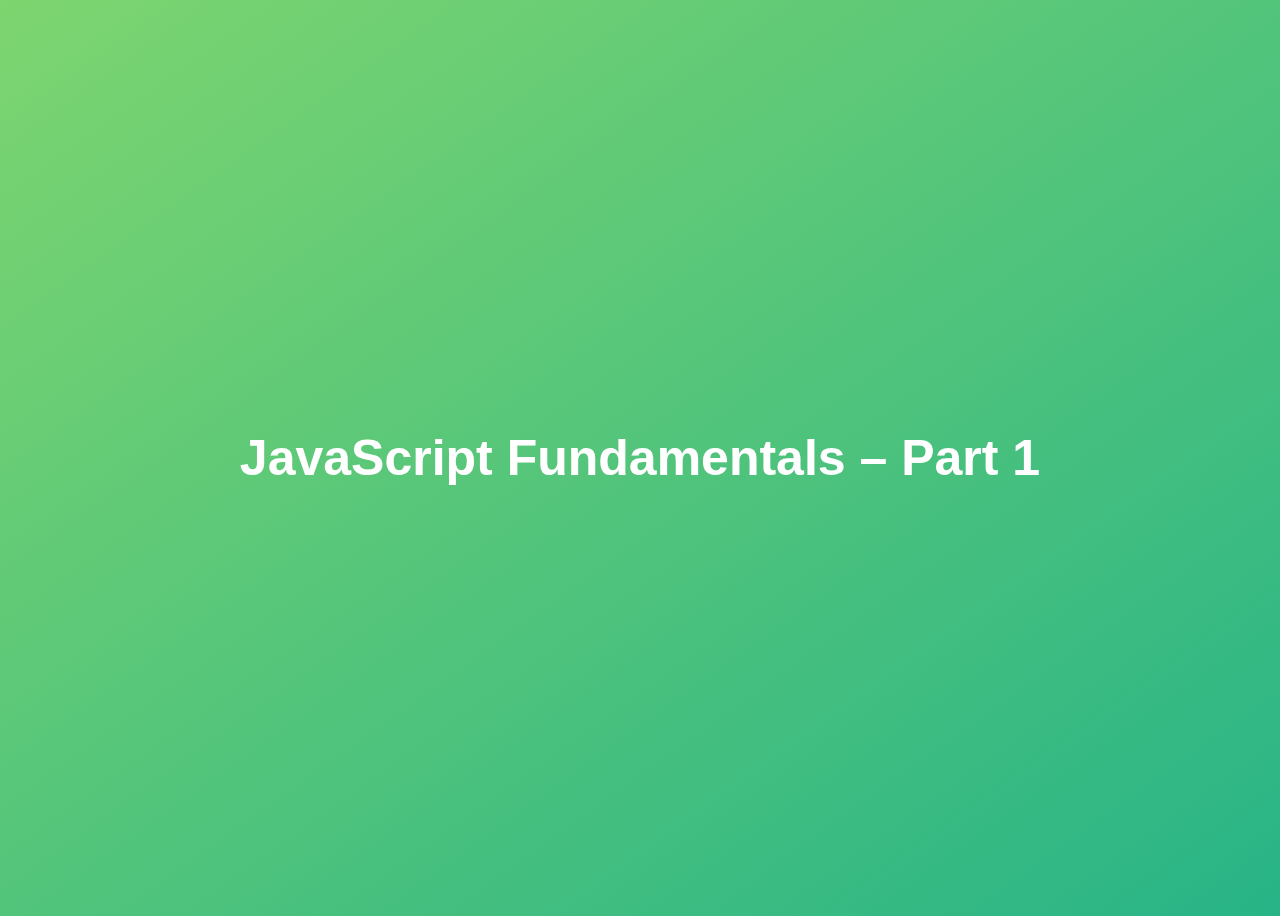
<file: 01-Fundamental-part-1/index.html>
<!DOCTYPE html>
<html lang="en">
  <head>
    <meta charset="UTF-8" />
    <meta name="viewport" content="width=device-width, initial-scale=1.0" />
    <meta http-equiv="X-UA-Compatible" content="ie=edge" />
    <title>JavaScript Fundamentals – Part 1</title>
    <style>
      body {
        height: 100vh;
        display: flex;
        align-items: center;
        background: linear-gradient(to top left, #28b487, #7dd56f);
      }
      h1 {
        font-family: sans-serif;
        font-size: 50px;
        line-height: 1.3;
        width: 100%;
        padding: 30px;
        text-align: center;
        color: white;
      }
    </style>
    <!-- <script>
      // internal script
      let js = "Amazing";
      if (js === "Amazing") alert("JavaScript is Fun!");
      //to showing in console tool we use console.log function
      console.log(40 + 20 + 20 - 30);
    </script> -->
    <script src="Javascript.js"></script>
  </head>
  <body>
    <h1>JavaScript Fundamentals – Part 1</h1>
  </body>
</html>
</file>
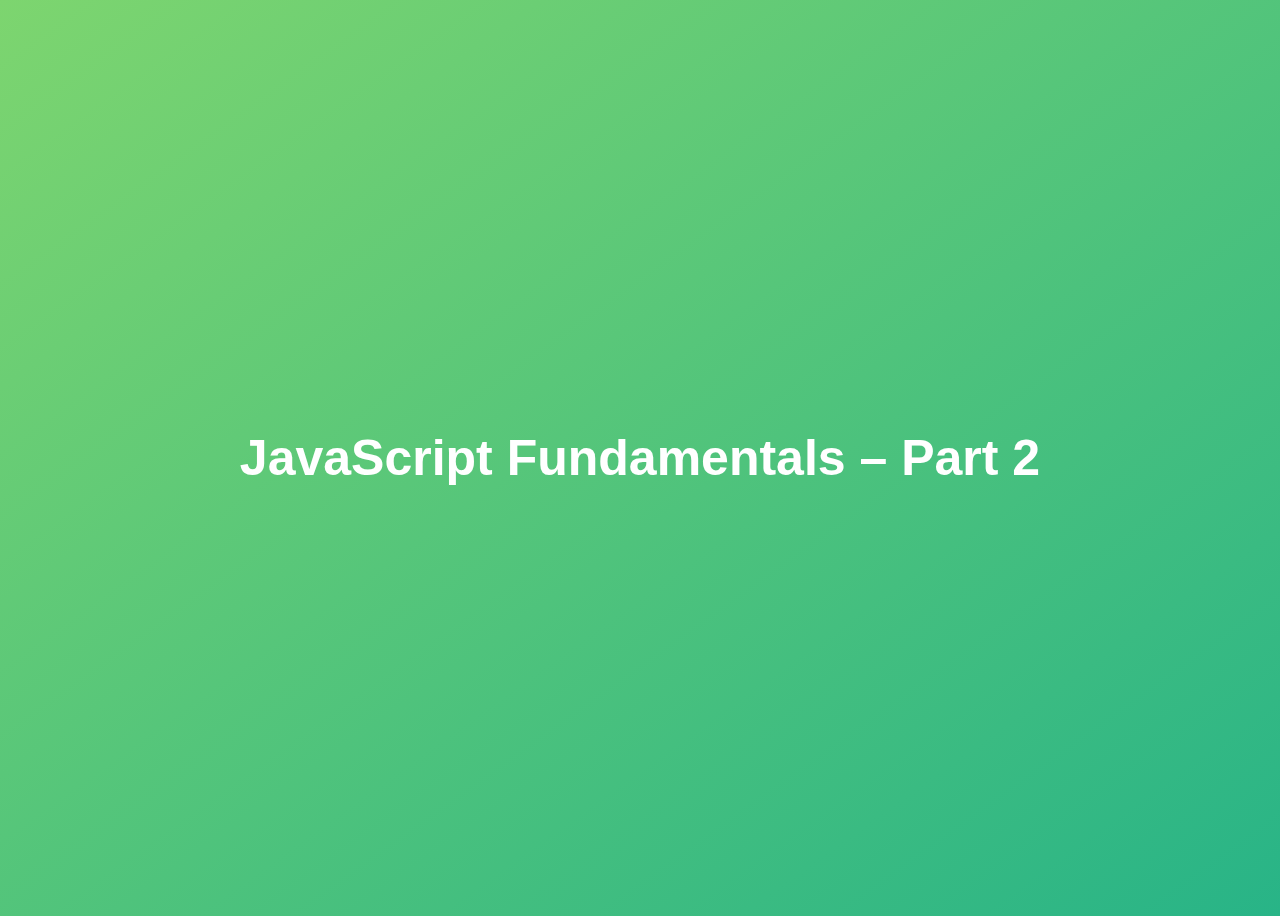
<file: 02-fundamental-2/index.html>
<!DOCTYPE html>
<html lang="en">
  <head>
    <meta charset="UTF-8" />
    <meta name="viewport" content="width=device-width, initial-scale=1.0" />
    <meta http-equiv="X-UA-Compatible" content="ie=edge" />
    <title>JavaScript Fundamentals – Part 2</title>
    <style>
      body {
        height: 100vh;
        display: flex;
        align-items: center;
        background: linear-gradient(to top left, #28b487, #7dd56f);
      }
      h1 {
        font-family: sans-serif;
        font-size: 50px;
        line-height: 1.3;
        width: 100%;
        padding: 30px;
        text-align: center;
        color: white;
      }
    </style>
  </head>
  <body>
    <h1>JavaScript Fundamentals – Part 2</h1>
    <script src="script.js"></script>
  </body>
</html>
</file>
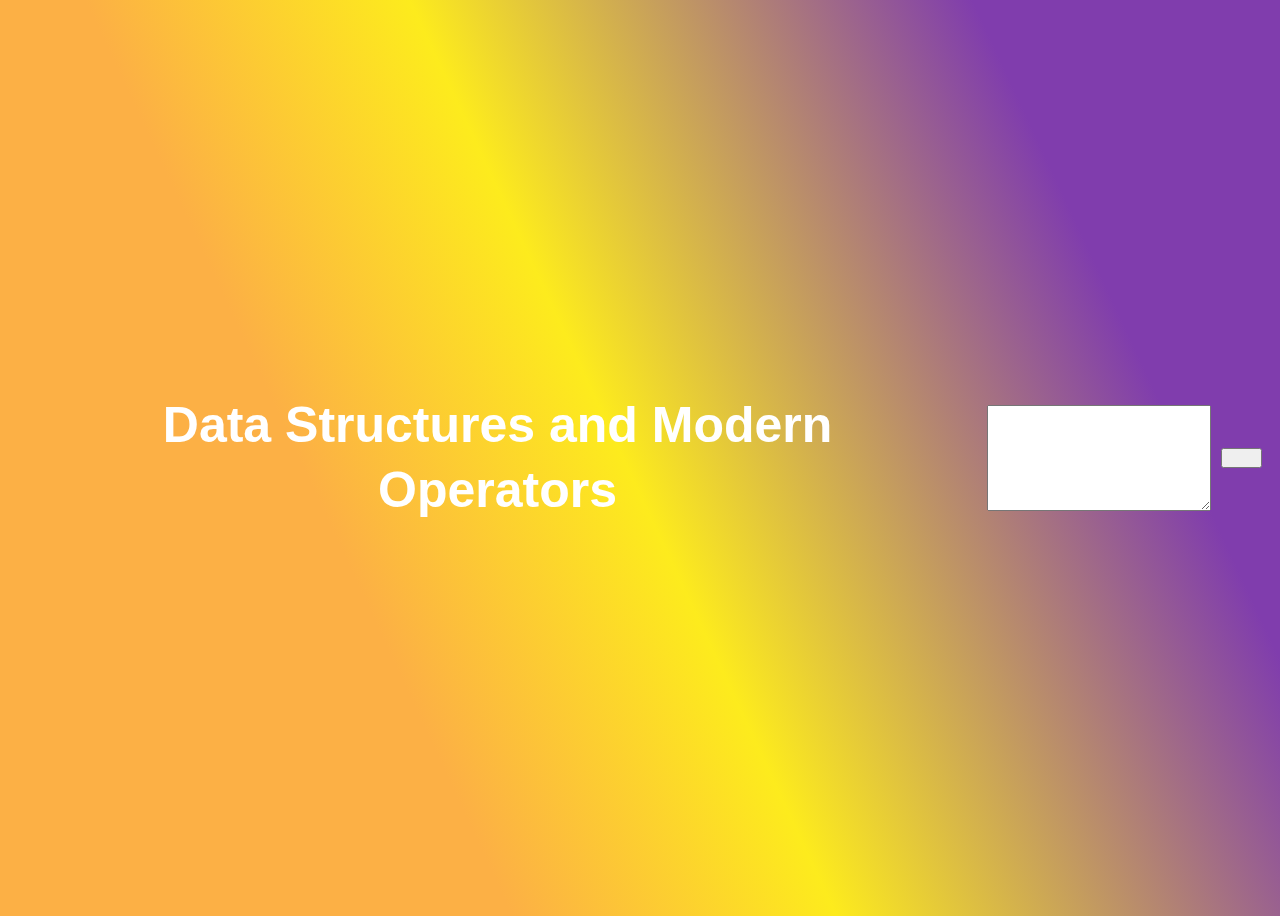
<file: 05.DataStructure/index.html>
<!DOCTYPE html>
<html lang="en">
  <head>
    <meta charset="UTF-8" />
    <meta name="viewport" content="width=device-width, initial-scale=1.0" />
    <meta http-equiv="X-UA-Compatible" content="ie=edge" />
    <title>Data Structures and Modern Operators</title>
    <style>
      body {
        height: 100vh;
        display: flex;
        align-items: center;
        background: rgb(128, 61, 173);
        background: linear-gradient(
          245deg,
          rgba(128, 61, 173, 1) 18%,
          rgba(253, 235, 29, 1) 51%,
          rgba(252, 176, 69, 1) 70%
        );
      }
      h1 {
        font-family: sans-serif;
        font-size: 50px;
        line-height: 1.3;
        width: 100%;
        padding: 30px;
        text-align: center;
        color: white;
      }
      button {
        width: 50px;
        height: 20px;
        margin: 10px;
      }
      textarea {
        width: 300px;
        height: 100px;
      }
    </style>
  </head>
  <body>
    <h1>Data Structures and Modern Operators</h1>
    <!-- <script src="script.js"></script> -->
    <!-- <script src="challanges.js"></script> -->
    <!-- <script src="StringsPart-1.js"></script> -->
    <!-- <script src="StringsPart-2.js"></script> -->
    <script src="StringsPart-3.js"></script>
  </body>
</html>
</file>
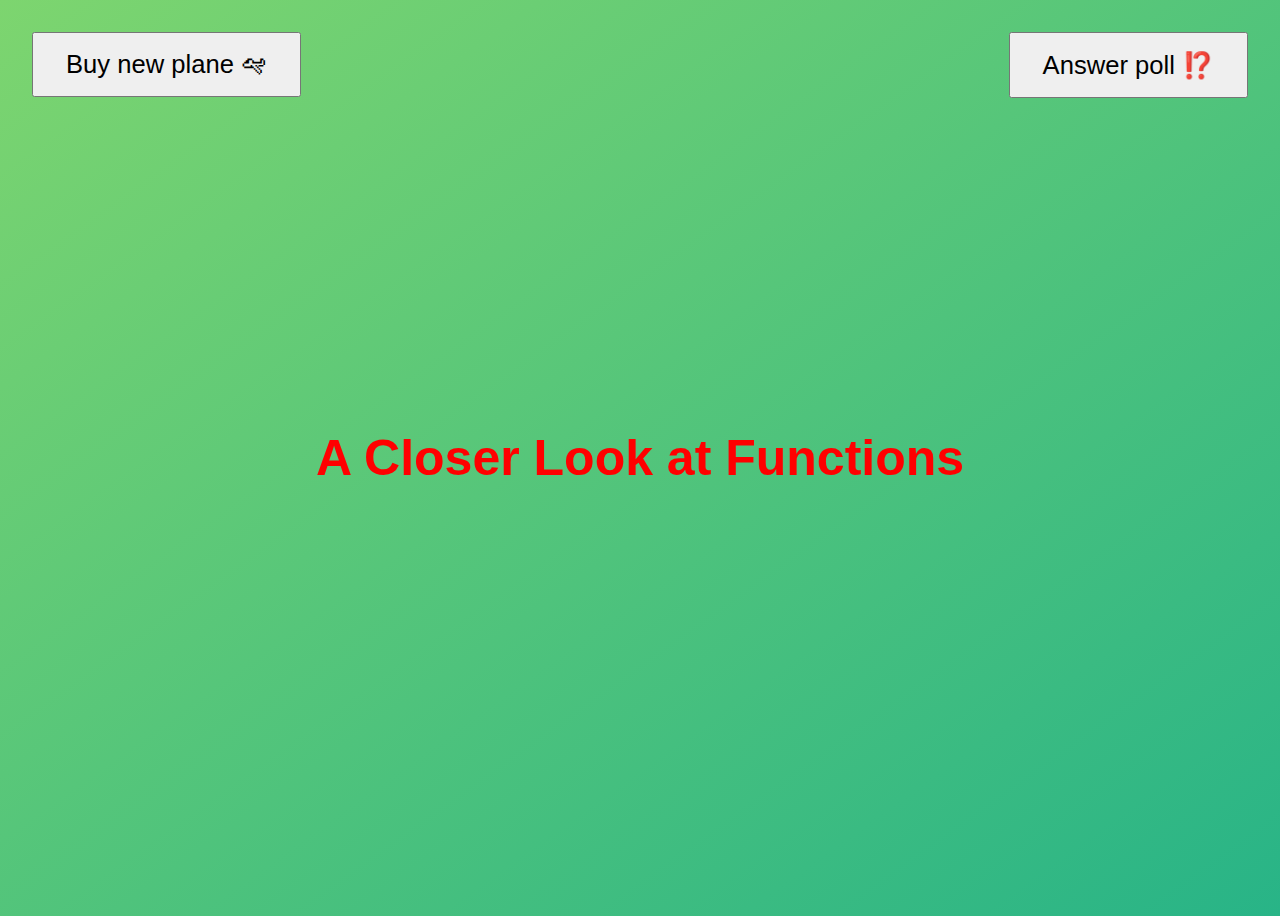
<file: 06.Function/index.html>
<!DOCTYPE html>
<html lang="en">
  <head>
    <meta charset="UTF-8" />
    <meta name="viewport" content="width=device-width, initial-scale=1.0" />
    <meta http-equiv="X-UA-Compatible" content="ie=edge" />
    <title>A Closer Look at Functions</title>
    <style>
      body {
        height: 100vh;
        display: flex;
        align-items: center;
        background: linear-gradient(to top left, #28b487, #7dd56f);
      }
      h1 {
        font-family: sans-serif;
        font-size: 50px;
        line-height: 1.3;
        width: 100%;
        padding: 30px;
        text-align: center;
        color: white;
      }
      .buy,
      .poll {
        font-size: 1.6rem;
        padding: 1rem 2rem;
        position: absolute;
        top: 2rem;
      }
      .buy {
        left: 2rem;
      }
      .poll {
        right: 2rem;
      }
    </style>
  </head>
  <body>
    <h1>A Closer Look at Functions</h1>
    <button class="buy">Buy new plane 🛩</button>
    <button class="poll">Answer poll ⁉️</button>
    <script src="script.js"></script>
  </body>
</html>
</file>
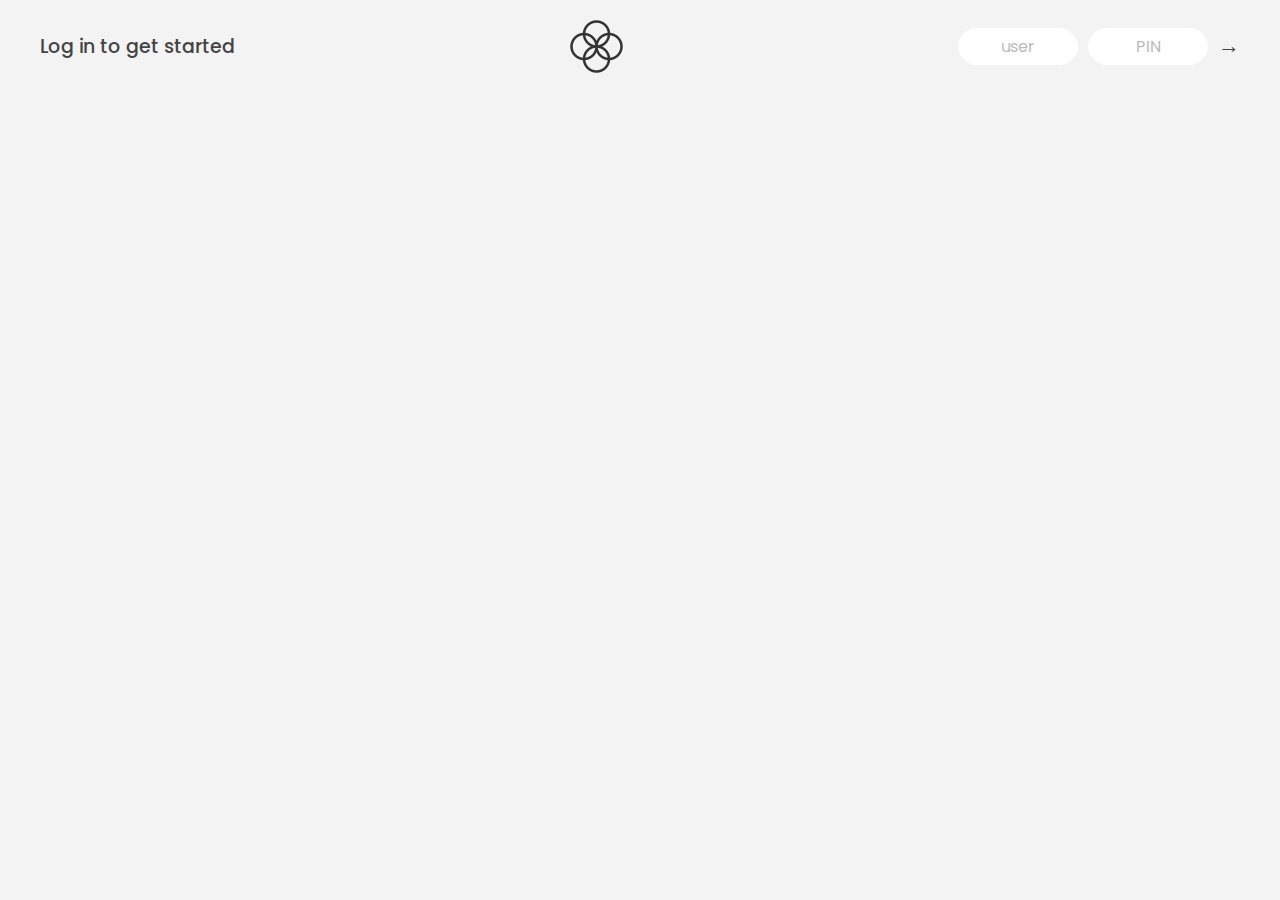
<file: 07.WorkingWithArrays/index.html>
<!DOCTYPE html>
<html lang="en">
  <head>
    <meta charset="UTF-8" />
    <meta name="viewport" content="width=device-width, initial-scale=1.0" />
    <meta http-equiv="X-UA-Compatible" content="ie=edge" />
    <link rel="shortcut icon" type="image/png" href="/icon.png" />

    <link
      href="https://fonts.googleapis.com/css?family=Poppins:400,500,600&display=swap"
      rel="stylesheet"
    />

    <link rel="stylesheet" href="style.css" />
    <title>Bankist</title>
  </head>
  <body>
    <!-- TOP NAVIGATION -->
    <nav>
      <p class="welcome">Log in to get started</p>
      <img src="logo.png" alt="Logo" class="logo" />
      <form class="login">
        <input
          type="text"
          placeholder="user"
          class="login__input login__input--user"
        />
        <!-- In practice, use type="password" -->
        <input
          type="text"
          placeholder="PIN"
          maxlength="4"
          class="login__input login__input--pin"
        />
        <button class="login__btn">&rarr;</button>
      </form>
    </nav>

    <main class="app">
      <!-- BALANCE -->
      <div class="balance">
        <div>
          <p class="balance__label">Current balance</p>
          <p class="balance__date">
            As of <span class="date">05/03/2037</span>
          </p>
        </div>
        <p class="balance__value">0000€</p>
      </div>

      <!-- MOVEMENTS -->
      <div class="movements">
        <div class="movements__row">
          <div class="movements__type movements__type--deposit">2 deposit</div>
          <div class="movements__date">3 days ago</div>
          <div class="movements__value">4 000€</div>
        </div>
        <div class="movements__row">
          <div class="movements__type movements__type--withdrawal">
            1 withdrawal
          </div>
          <div class="movements__date">24/01/2037</div>
          <div class="movements__value">-378€</div>
        </div>
      </div>

      <!-- SUMMARY -->
      <div class="summary">
        <p class="summary__label">In</p>
        <p class="summary__value summary__value--in">0000€</p>
        <p class="summary__label">Out</p>
        <p class="summary__value summary__value--out">0000€</p>
        <p class="summary__label">Interest</p>
        <p class="summary__value summary__value--interest">0000€</p>
        <button class="btn--sort">&downarrow; SORT</button>
      </div>

      <!-- OPERATION: TRANSFERS -->
      <div class="operation operation--transfer">
        <h2>Transfer money</h2>
        <form class="form form--transfer">
          <input type="text" class="form__input form__input--to" />
          <input type="number" class="form__input form__input--amount" />
          <button class="form__btn form__btn--transfer">&rarr;</button>
          <label class="form__label">Transfer to</label>
          <label class="form__label">Amount</label>
        </form>
      </div>

      <!-- OPERATION: LOAN -->
      <div class="operation operation--loan">
        <h2>Request loan</h2>
        <form class="form form--loan">
          <input type="number" class="form__input form__input--loan-amount" />
          <button class="form__btn form__btn--loan">&rarr;</button>
          <label class="form__label form__label--loan">Amount</label>
        </form>
      </div>

      <!-- OPERATION: CLOSE -->
      <div class="operation operation--close">
        <h2>Close account</h2>
        <form class="form form--close">
          <input type="text" class="form__input form__input--user" />
          <input
            type="password"
            maxlength="6"
            class="form__input form__input--pin"
          />
          <button class="form__btn form__btn--close">&rarr;</button>
          <label class="form__label">Confirm user</label>
          <label class="form__label">Confirm PIN</label>
        </form>
      </div>

      <!-- LOGOUT TIMER -->
      <p class="logout-timer">
        You will be logged out in <span class="timer">05:00</span>
        <span id="demo">hello</span>
      </p>
    </main>

    <!-- <footer>
      &copy; by Jonas Schmedtmann. Don't claim as your own :)
    </footer> -->

    <script src="script.js"></script>
  </body>
</html>
</file>
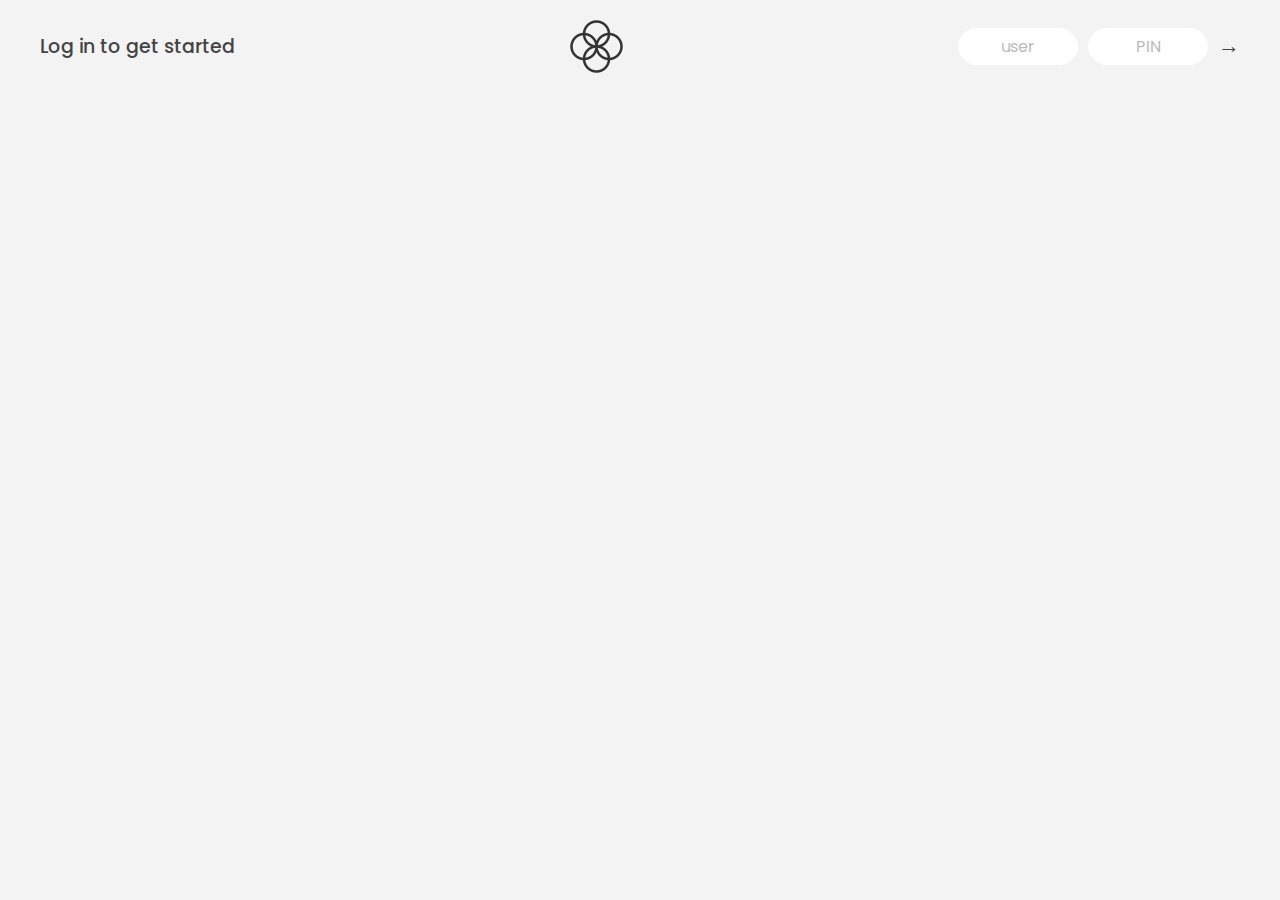
<file: 08.Number_and_Dates_Timers/index.html>
<!DOCTYPE html>
<html lang="en">
  <head>
    <meta charset="UTF-8" />
    <meta name="viewport" content="width=device-width, initial-scale=1.0" />
    <meta http-equiv="X-UA-Compatible" content="ie=edge" />
    <link rel="shortcut icon" type="image/png" href="/icon.png" />

    <link
      href="https://fonts.googleapis.com/css?family=Poppins:400,500,600&display=swap"
      rel="stylesheet"
    />

    <link rel="stylesheet" href="style.css" />
    <title>Bankist</title>
  </head>
  <body>
    <!-- TOP NAVIGATION -->
    <nav>
      <p class="welcome">Log in to get started</p>
      <img src="logo.png" alt="Logo" class="logo" />
      <form class="login">
        <input
          type="text"
          placeholder="user"
          class="login__input login__input--user"
        />
        <!-- In practice, use type="password" -->
        <input
          type="text"
          placeholder="PIN"
          maxlength="4"
          class="login__input login__input--pin"
        />
        <button class="login__btn">&rarr;</button>
      </form>
    </nav>

    <main class="app">
      <!-- BALANCE -->
      <div class="balance">
        <div>
          <p class="balance__label">Current balance</p>
          <p class="balance__date">
            As of <span class="date">05/03/2037</span>
          </p>
        </div>
        <p class="balance__value">0000€</p>
      </div>

      <!-- MOVEMENTS -->
      <div class="movements">
        <div class="movements__row">
          <div class="movements__type movements__type--deposit">2 deposit</div>
          <div class="movements__date">3 days ago</div>
          <div class="movements__value">4 000€</div>
        </div>
        <div class="movements__row">
          <div class="movements__type movements__type--withdrawal">
            1 withdrawal
          </div>
          <div class="movements__date">24/01/2037</div>
          <div class="movements__value">-378€</div>
        </div>
      </div>

      <!-- SUMMARY -->
      <div class="summary">
        <p class="summary__label">In</p>
        <p class="summary__value summary__value--in">0000€</p>
        <p class="summary__label">Out</p>
        <p class="summary__value summary__value--out">0000€</p>
        <p class="summary__label">Interest</p>
        <p class="summary__value summary__value--interest">0000€</p>
        <button class="btn--sort">&downarrow; SORT</button>
      </div>

      <!-- OPERATION: TRANSFERS -->
      <div class="operation operation--transfer">
        <h2>Transfer money</h2>
        <form class="form form--transfer">
          <input type="text" class="form__input form__input--to" />
          <input type="number" class="form__input form__input--amount" />
          <button class="form__btn form__btn--transfer">&rarr;</button>
          <label class="form__label">Transfer to</label>
          <label class="form__label">Amount</label>
        </form>
      </div>

      <!-- OPERATION: LOAN -->
      <div class="operation operation--loan">
        <h2>Request loan</h2>
        <form class="form form--loan">
          <input type="number" class="form__input form__input--loan-amount" />
          <button class="form__btn form__btn--loan">&rarr;</button>
          <label class="form__label form__label--loan">Amount</label>
        </form>
      </div>

      <!-- OPERATION: CLOSE -->
      <div class="operation operation--close">
        <h2>Close account</h2>
        <form class="form form--close">
          <input type="text" class="form__input form__input--user" />
          <input
            type="password"
            maxlength="6"
            class="form__input form__input--pin"
          />
          <button class="form__btn form__btn--close">&rarr;</button>
          <label class="form__label">Confirm user</label>
          <label class="form__label">Confirm PIN</label>
        </form>
      </div>

      <!-- LOGOUT TIMER -->
      <p class="logout-timer">
        You will be logged out in <span class="timer">05:00</span>
      </p>
    </main>

    <!-- <footer>
      &copy; by Jonas Schmedtmann. Don't claim as your own :)
    </footer> -->

    <script src="script.js"></script>
  </body>
</html>
</file>
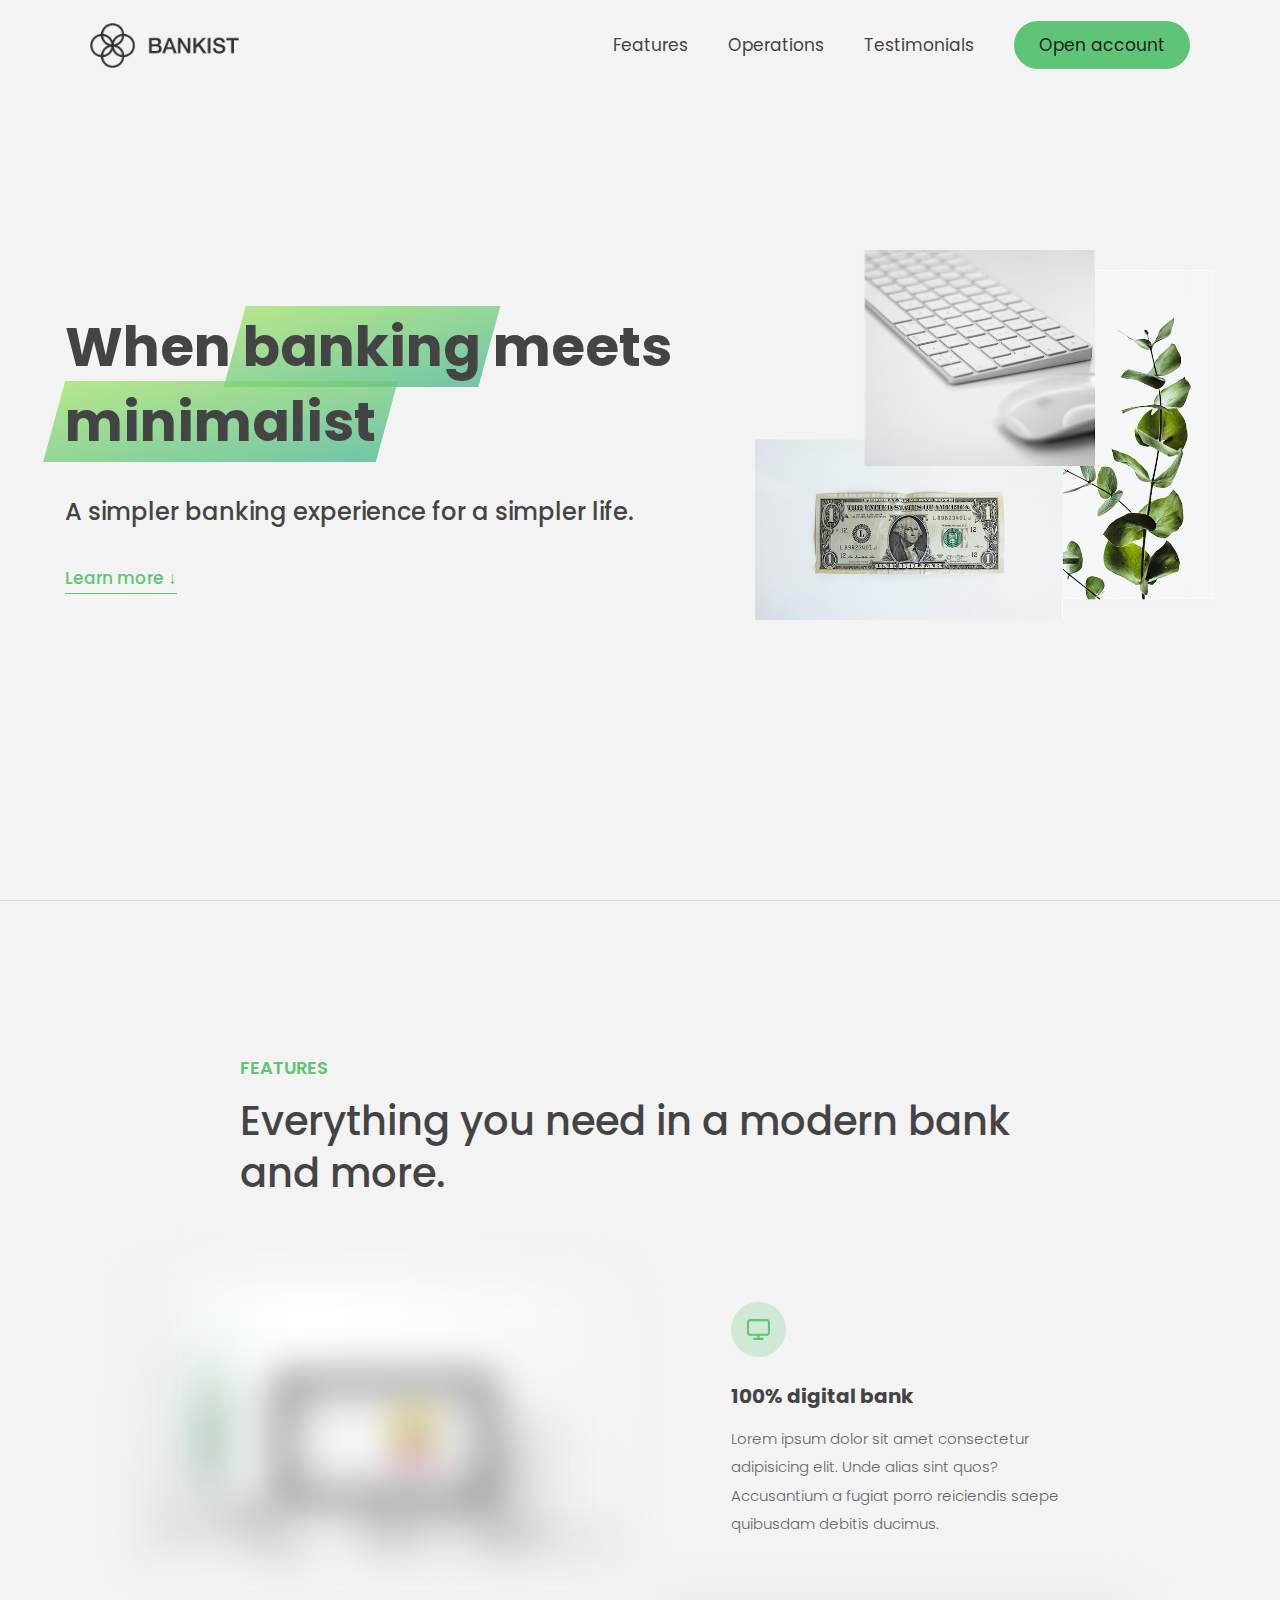
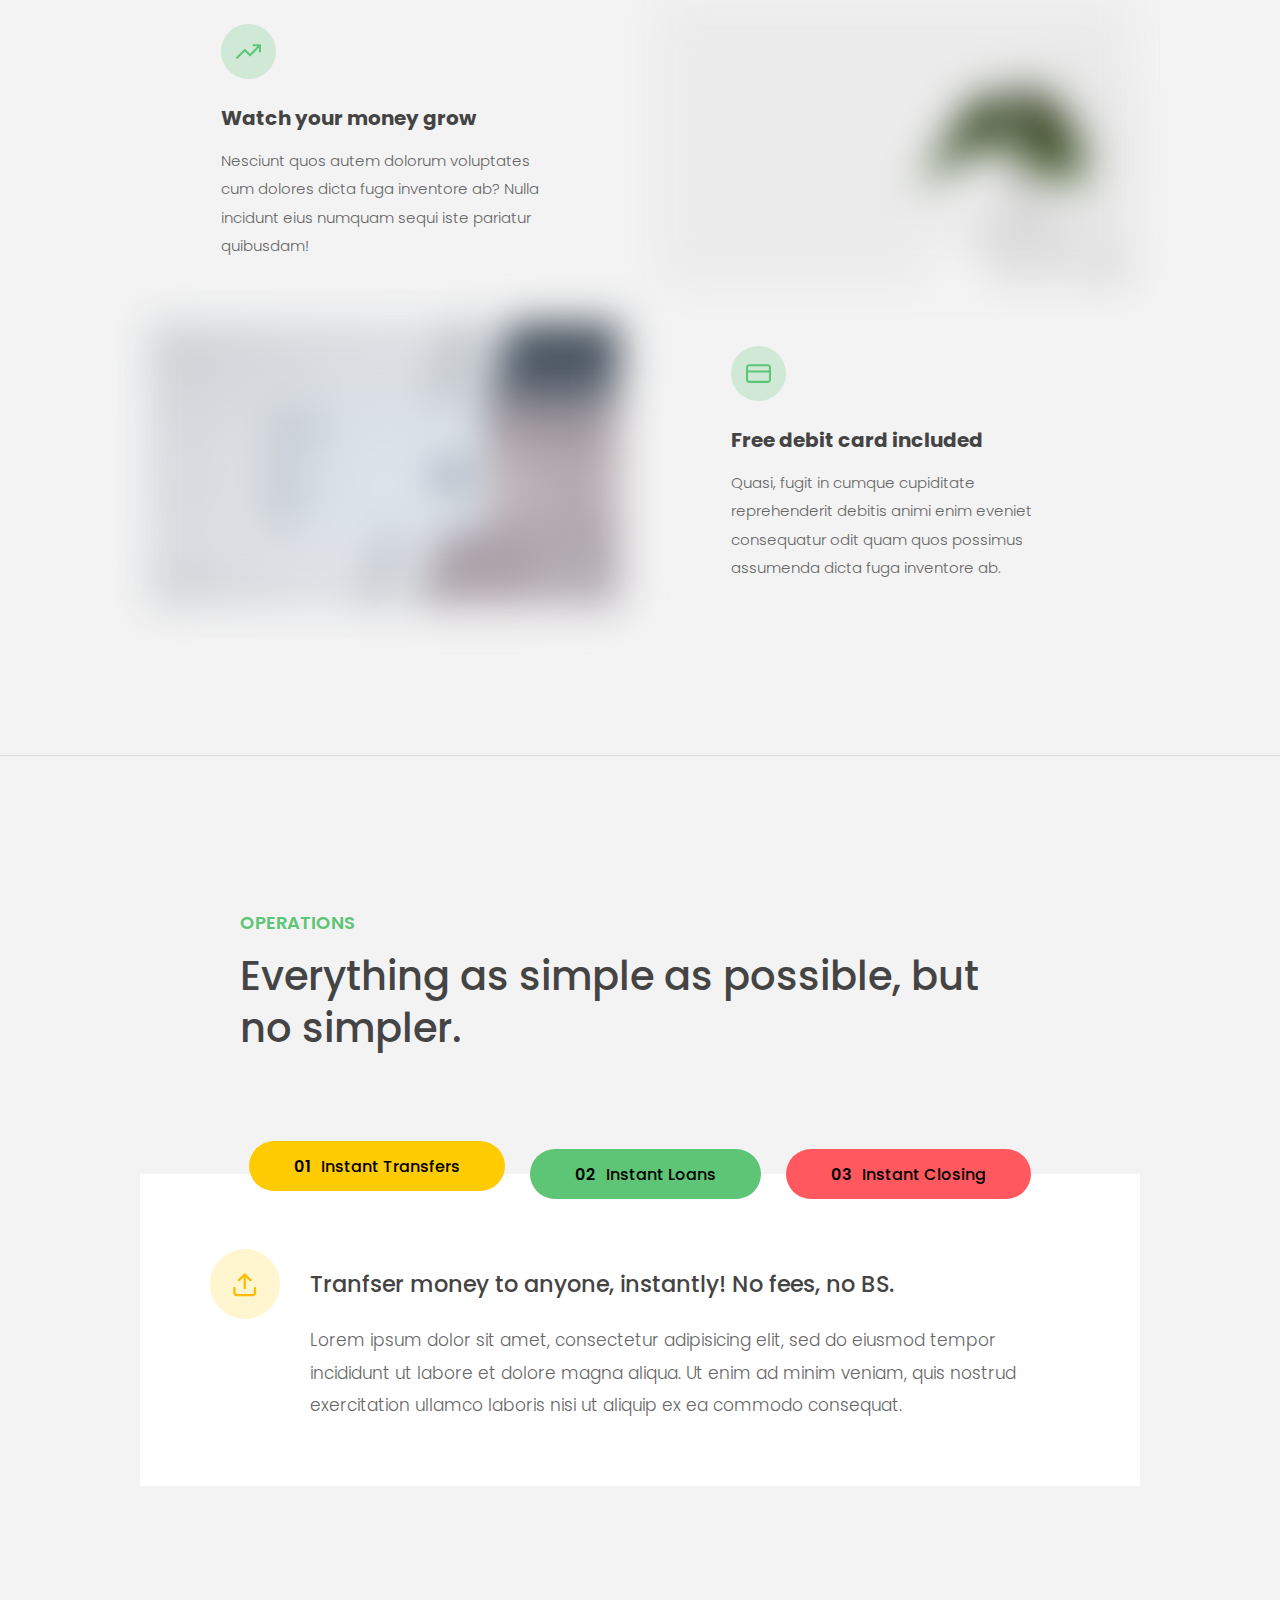
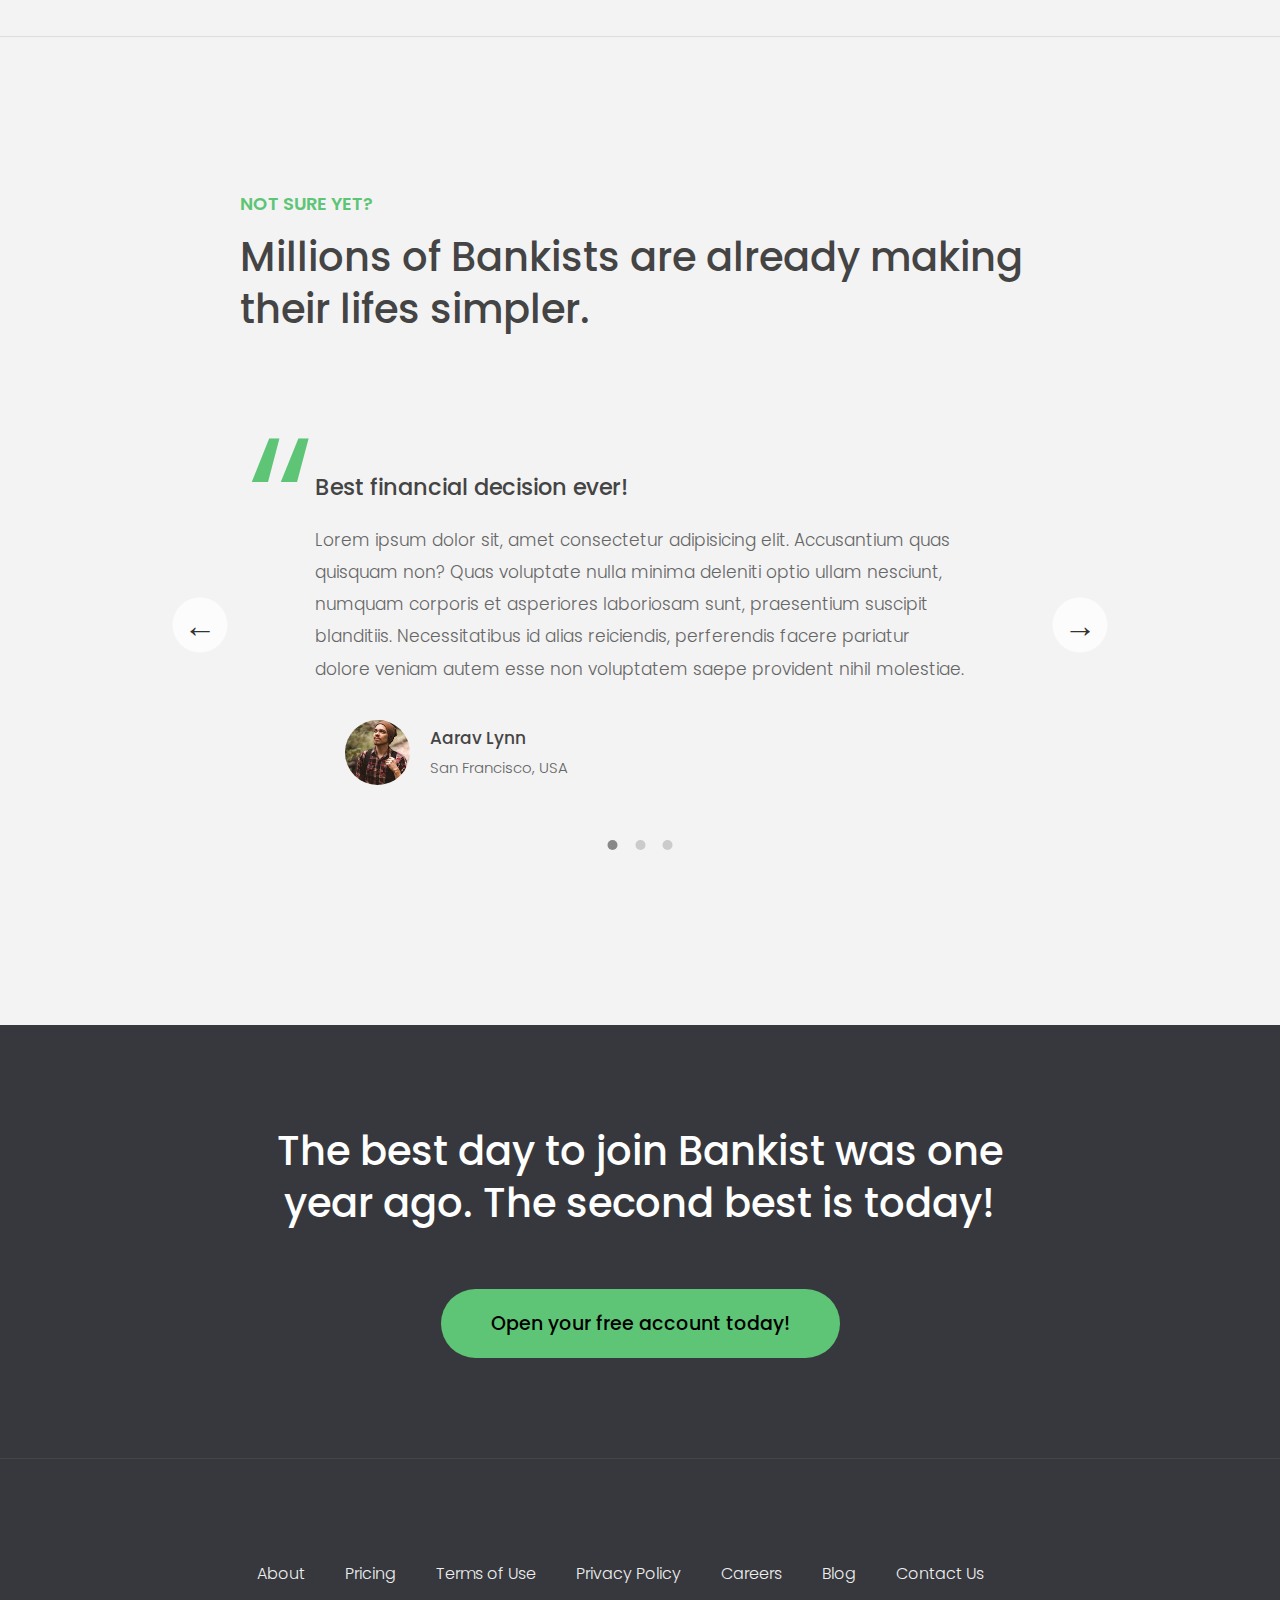
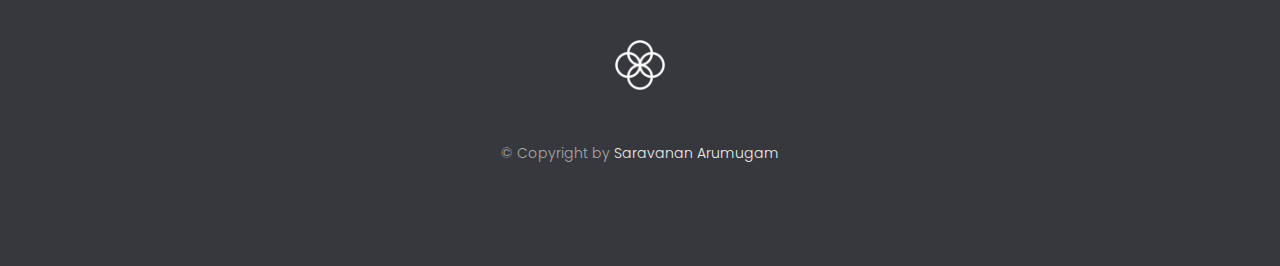
<file: 09.Advance_DOM_Bankist/index.html>
<!DOCTYPE html>
<html lang="en">
  <head>
    <meta charset="UTF-8" />
    <meta name="viewport" content="width=device-width, initial-scale=1.0" />
    <meta http-equiv="X-UA-Compatible" content="ie=edge" />
    <link rel="shortcut icon" type="image/png" href="img/icon.png" />

    <link
      href="https://fonts.googleapis.com/css?family=Poppins:300,400,500,600&display=swap"
      rel="stylesheet"
    />
    <link rel="stylesheet" href="style.css" />
    <title>Bankist | When Banking meets Minimalist</title>
    <script defer src="script.js"></script>
  </head>
  <body>
    <header class="header">
      <nav class="nav">
        <img
          src="img/logo.png"
          alt="Bankist logo"
          class="nav__logo"
          id="logo"
          designer="Saravanan"
          data-version-number="3.0"
        />
        <ul class="nav__links">
          <li class="nav__item">
            <a class="nav__link" href="#section--1">Features</a>
            <!-- section--1 -->
          </li>
          <li class="nav__item">
            <a class="nav__link" href="#section--2">Operations</a>
          </li>
          <li class="nav__item">
            <a class="nav__link" href="#section--3">Testimonials</a>
          </li>
          <li class="nav__item">
            <a class="nav__link nav__link--btn btn--show-modal" href="#"
              >Open account</a
            >
          </li>
        </ul>
      </nav>

      <div class="header__title">
        <!-- 3rd way of handling events  -->
        <!-- <h1 onclick="alert('IN HTML')">  -->
        <h1>
          When
          <!-- Green highlight effect -->
          <span class="highlight">banking</span>
          meets<br />
          <span class="highlight">minimalist</span>
        </h1>
        <h4>A simpler banking experience for a simpler life.</h4>
        <button class="btn--text btn--scroll-to">Learn more &DownArrow;</button>
        <img
          src="img/hero.png"
          class="header__img"
          alt="Minimalist bank items"
        />
      </div>
    </header>

    <section class="section" id="section--1">
      <div class="section__title">
        <h2 class="section__description">Features</h2>
        <h3 class="section__header">
          Everything you need in a modern bank and more.
        </h3>
      </div>

      <div class="features">
        <img
          src="img/digital-lazy.jpg"
          data-src="img/digital.jpg"
          alt="Computer"
          class="features__img lazy-img"
        />
        <div class="features__feature">
          <div class="features__icon">
            <svg>
              <use xlink:href="img/icons.svg#icon-monitor"></use>
            </svg>
          </div>
          <h5 class="features__header">100% digital bank</h5>
          <p>
            Lorem ipsum dolor sit amet consectetur adipisicing elit. Unde alias
            sint quos? Accusantium a fugiat porro reiciendis saepe quibusdam
            debitis ducimus.
          </p>
        </div>

        <div class="features__feature">
          <div class="features__icon">
            <svg>
              <use xlink:href="img/icons.svg#icon-trending-up"></use>
            </svg>
          </div>
          <h5 class="features__header">Watch your money grow</h5>
          <p>
            Nesciunt quos autem dolorum voluptates cum dolores dicta fuga
            inventore ab? Nulla incidunt eius numquam sequi iste pariatur
            quibusdam!
          </p>
        </div>
        <img
          src="img/grow-lazy.jpg"
          data-src="img/grow.jpg"
          alt="Plant"
          class="features__img lazy-img"
        />

        <img
          src="img/card-lazy.jpg"
          data-src="img/card.jpg"
          alt="Credit card"
          class="features__img lazy-img"
        />
        <div class="features__feature">
          <div class="features__icon">
            <svg>
              <use xlink:href="img/icons.svg#icon-credit-card"></use>
            </svg>
          </div>
          <h5 class="features__header">Free debit card included</h5>
          <p>
            Quasi, fugit in cumque cupiditate reprehenderit debitis animi enim
            eveniet consequatur odit quam quos possimus assumenda dicta fuga
            inventore ab.
          </p>
        </div>
      </div>
    </section>

    <section class="section" id="section--2">
      <div class="section__title">
        <h2 class="section__description">Operations</h2>
        <h3 class="section__header">
          Everything as simple as possible, but no simpler.
        </h3>
      </div>

      <div class="operations">
        <div class="operations__tab-container">
          <button
            class="btn operations__tab operations__tab--1 operations__tab--active"
            data-tab="1"
          >
            <span>01</span>Instant Transfers
          </button>
          <button class="btn operations__tab operations__tab--2" data-tab="2">
            <span>02</span>Instant Loans
          </button>
          <button class="btn operations__tab operations__tab--3" data-tab="3">
            <span>03</span>Instant Closing
          </button>
        </div>
        <div
          class="operations__content operations__content--1 operations__content--active"
        >
          <div class="operations__icon operations__icon--1">
            <svg>
              <use xlink:href="img/icons.svg#icon-upload"></use>
            </svg>
          </div>
          <h5 class="operations__header">
            Tranfser money to anyone, instantly! No fees, no BS.
          </h5>
          <p>
            Lorem ipsum dolor sit amet, consectetur adipisicing elit, sed do
            eiusmod tempor incididunt ut labore et dolore magna aliqua. Ut enim
            ad minim veniam, quis nostrud exercitation ullamco laboris nisi ut
            aliquip ex ea commodo consequat.
          </p>
        </div>

        <div class="operations__content operations__content--2">
          <div class="operations__icon operations__icon--2">
            <svg>
              <use xlink:href="img/icons.svg#icon-home"></use>
            </svg>
          </div>
          <h5 class="operations__header">
            Buy a home or make your dreams come true, with instant loans.
          </h5>
          <p>
            Duis aute irure dolor in reprehenderit in voluptate velit esse
            cillum dolore eu fugiat nulla pariatur. Excepteur sint occaecat
            cupidatat non proident, sunt in culpa qui officia deserunt mollit
            anim id est laborum.
          </p>
        </div>
        <div class="operations__content operations__content--3">
          <div class="operations__icon operations__icon--3">
            <svg>
              <use xlink:href="img/icons.svg#icon-user-x"></use>
            </svg>
          </div>
          <h5 class="operations__header">
            No longer need your account? No problem! Close it instantly.
          </h5>
          <p>
            Excepteur sint occaecat cupidatat non proident, sunt in culpa qui
            officia deserunt mollit anim id est laborum. Ut enim ad minim
            veniam, quis nostrud exercitation ullamco laboris nisi ut aliquip ex
            ea commodo consequat.
          </p>
        </div>
      </div>
    </section>

    <section class="section" id="section--3">
      <div class="section__title section__title--testimonials">
        <h2 class="section__description">Not sure yet?</h2>
        <h3 class="section__header">
          Millions of Bankists are already making their lifes simpler.
        </h3>
      </div>

      <div class="slider">
        <div class="slide slide--1">
          <div class="testimonial">
            <h5 class="testimonial__header">Best financial decision ever!</h5>
            <blockquote class="testimonial__text">
              Lorem ipsum dolor sit, amet consectetur adipisicing elit.
              Accusantium quas quisquam non? Quas voluptate nulla minima
              deleniti optio ullam nesciunt, numquam corporis et asperiores
              laboriosam sunt, praesentium suscipit blanditiis. Necessitatibus
              id alias reiciendis, perferendis facere pariatur dolore veniam
              autem esse non voluptatem saepe provident nihil molestiae.
            </blockquote>
            <address class="testimonial__author">
              <img src="img/user-1.jpg" alt="" class="testimonial__photo" />
              <h6 class="testimonial__name">Aarav Lynn</h6>
              <p class="testimonial__location">San Francisco, USA</p>
            </address>
          </div>
        </div>

        <div class="slide slide--2">
          <div class="testimonial">
            <h5 class="testimonial__header">
              The last step to becoming a complete minimalist
            </h5>
            <blockquote class="testimonial__text">
              Quisquam itaque deserunt ullam, quia ea repellendus provident,
              ducimus neque ipsam modi voluptatibus doloremque, corrupti
              laborum. Incidunt numquam perferendis veritatis neque repellendus.
              Lorem, ipsum dolor sit amet consectetur adipisicing elit. Illo
              deserunt exercitationem deleniti.
            </blockquote>
            <address class="testimonial__author">
              <img src="img/user-2.jpg" alt="" class="testimonial__photo" />
              <h6 class="testimonial__name">Miyah Miles</h6>
              <p class="testimonial__location">London, UK</p>
            </address>
          </div>
        </div>

        <div class="slide slide--3">
          <div class="testimonial">
            <h5 class="testimonial__header">
              Finally free from old-school banks
            </h5>
            <blockquote class="testimonial__text">
              Debitis, nihil sit minus suscipit magni aperiam vel tenetur
              incidunt commodi architecto numquam omnis nulla autem,
              necessitatibus blanditiis modi similique quidem. Odio aliquam
              culpa dicta beatae quod maiores ipsa minus consequatur error sunt,
              deleniti saepe aliquid quos inventore sequi. Necessitatibus id
              alias reiciendis, perferendis facere.
            </blockquote>
            <address class="testimonial__author">
              <img src="img/user-3.jpg" alt="" class="testimonial__photo" />
              <h6 class="testimonial__name">Francisco Gomes</h6>
              <p class="testimonial__location">Lisbon, Portugal</p>
            </address>
          </div>
        </div>

        <!-- <div class="slide"><img src="img/img-1.jpg" alt="Photo 1" /></div>
        <div class="slide"><img src="img/img-2.jpg" alt="Photo 2" /></div>
        <div class="slide"><img src="img/img-3.jpg" alt="Photo 3" /></div>
        <div class="slide"><img src="img/img-4.jpg" alt="Photo 4" /></div> -->
        <button class="slider__btn slider__btn--left">&larr;</button>
        <button class="slider__btn slider__btn--right">&rarr;</button>
        <div class="dots"></div>
      </div>
    </section>

    <section class="section section--sign-up">
      <div class="section__title">
        <h3 class="section__header">
          The best day to join Bankist was one year ago. The second best is
          today!
        </h3>
      </div>
      <button class="btn btn--show-modal">Open your free account today!</button>
    </section>

    <footer class="footer">
      <ul class="footer__nav">
        <li class="footer__item">
          <a class="footer__link" href="#">About</a>
        </li>
        <li class="footer__item">
          <a class="footer__link" href="#">Pricing</a>
        </li>
        <li class="footer__item">
          <a class="footer__link" href="#">Terms of Use</a>
        </li>
        <li class="footer__item">
          <a class="footer__link" href="#">Privacy Policy</a>
        </li>
        <li class="footer__item">
          <a class="footer__link" href="#">Careers</a>
        </li>
        <li class="footer__item">
          <a class="footer__link" href="#">Blog</a>
        </li>
        <li class="footer__item">
          <a class="footer__link" href="#">Contact Us</a>
        </li>
      </ul>
      <img src="img/icon.png" alt="Logo" class="footer__logo" />
      <p class="footer__copyright">
        &copy; Copyright by
        <a
          class="footer__link twitter-link"
          target="_blank"
          href="https://twitter.com/jonasschmedtman"
          >Saravanan Arumugam</a
        >
      </p>
    </footer>

    <div class="modal hidden">
      <button class="btn--close-modal">&times;</button>
      <h2 class="modal__header">
        Open your bank account <br />
        in just <span class="highlight">5 minutes</span>
      </h2>
      <form class="modal__form">
        <label>First Name</label>
        <input type="text" />
        <label>Last Name</label>
        <input type="text" />
        <label>Email Address</label>
        <input type="email" />
        <button class="btn">Next step &rarr;</button>
      </form>
    </div>
    <div class="overlay hidden"></div>

    <!-- <script src="script.js"></script> -->
  </body>
</html>
</file>
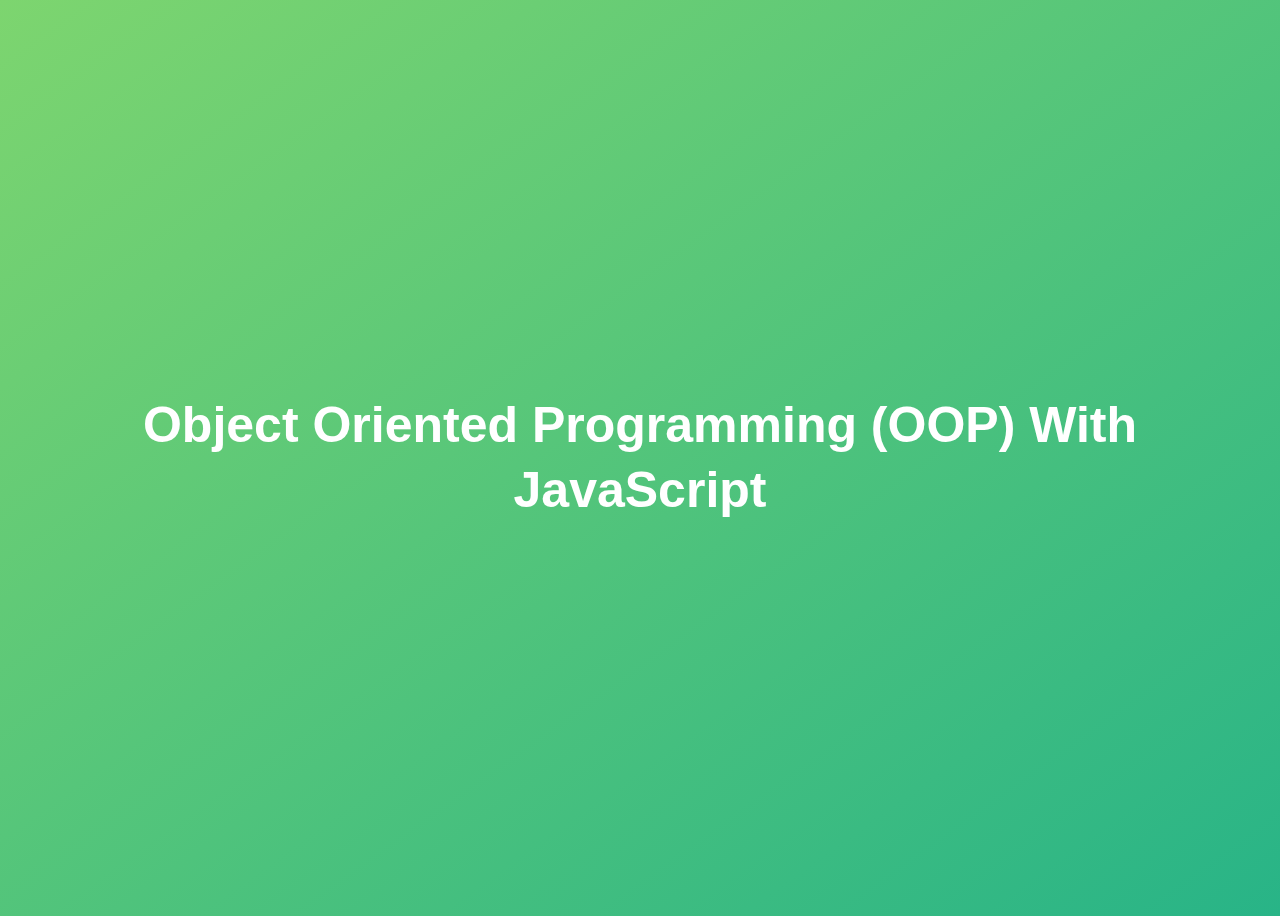
<file: 10.OOPS/index.html>
<!DOCTYPE html>
<html lang="en">
  <head>
    <meta charset="UTF-8" />
    <meta name="viewport" content="width=device-width, initial-scale=1.0" />
    <meta http-equiv="X-UA-Compatible" content="ie=edge" />
    <title>Object Oriented Programming (OOP) With JavaScript</title>
    <style>
      body {
        height: 100vh;
        display: flex;
        align-items: center;
        background: linear-gradient(to top left, #28b487, #7dd56f);
      }
      h1 {
        font-family: sans-serif;
        font-size: 50px;
        line-height: 1.3;
        width: 100%;
        padding: 30px;
        text-align: center;
        color: white;
      }
    </style>
    <script defer src="script.js"></script>
  </head>
  <body>
    <h1>Object Oriented Programming (OOP) With JavaScript</h1>
  </body>
</html>
</file>
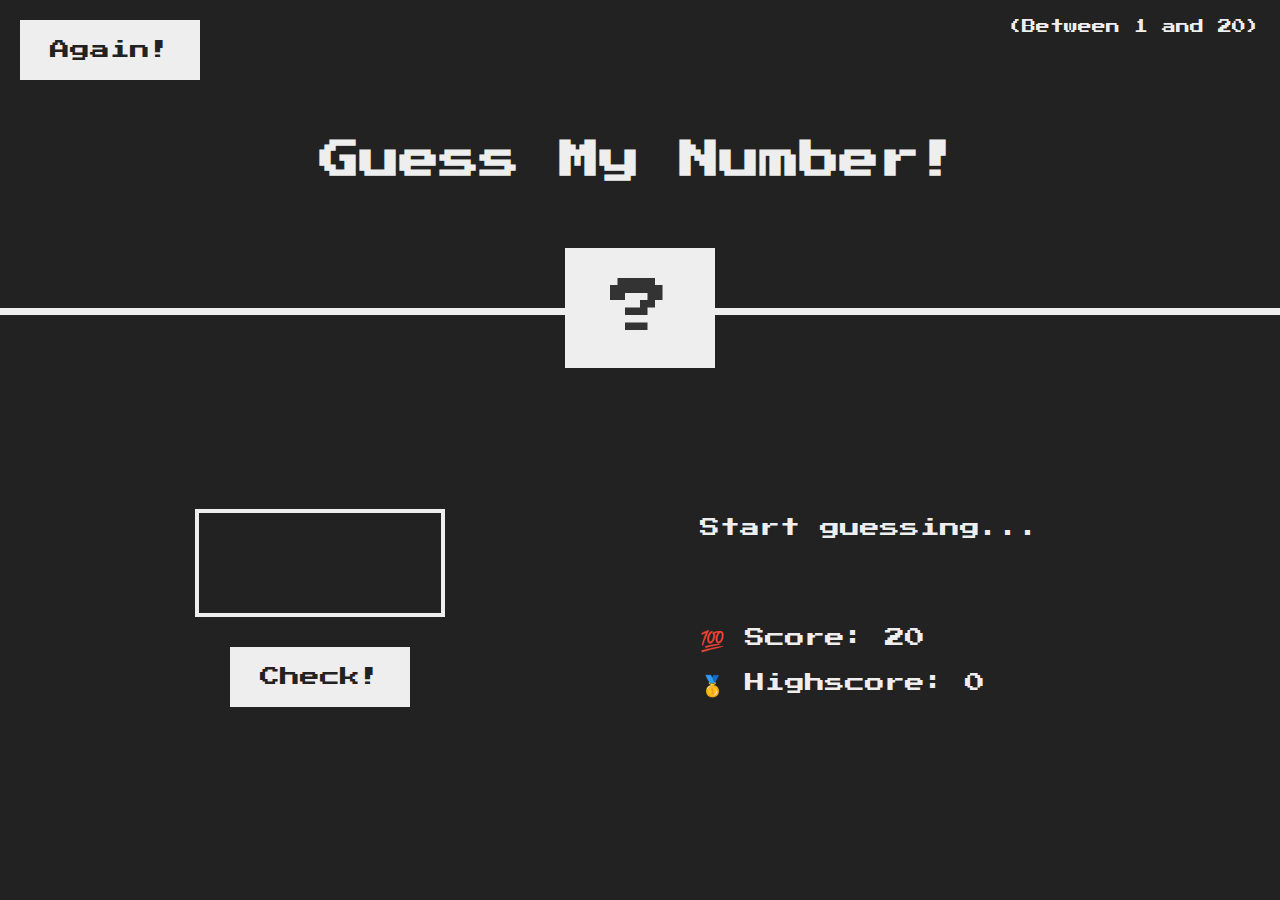
<file: 03.Dom_Manipulation/GuessMyNumber/index.html>
<!DOCTYPE html>
<html lang="en">
  <head>
    <meta charset="UTF-8" />
    <meta name="viewport" content="width=device-width, initial-scale=1.0" />
    <meta http-equiv="X-UA-Compatible" content="ie=edge" />
    <link rel="stylesheet" href="style.css" />
    <title>Guess My Number!</title>
  </head>
  <body>
    <header>
      <h1>Guess My Number!</h1>
      <p class="between">(Between 1 and 20)</p>
      <button class="btn again">Again!</button>
      <div class="number">?</div>
    </header>
    <main>
      <section class="left">
        <input type="number" class="guess" />
        <button class="btn check">Check!</button>
      </section>
      <section class="right">
        <p class="message">Start guessing...</p>
        <p class="label-score">💯 Score: <span class="score">20</span></p>
        <p class="label-highscore">
          🥇 Highscore: <span class="highscore">0</span>
        </p>
      </section>
    </main>
    <script src="guessmynumber.js"></script>
    <!-- <script src="script.js"></script> -->
  </body>
</html>
</file>
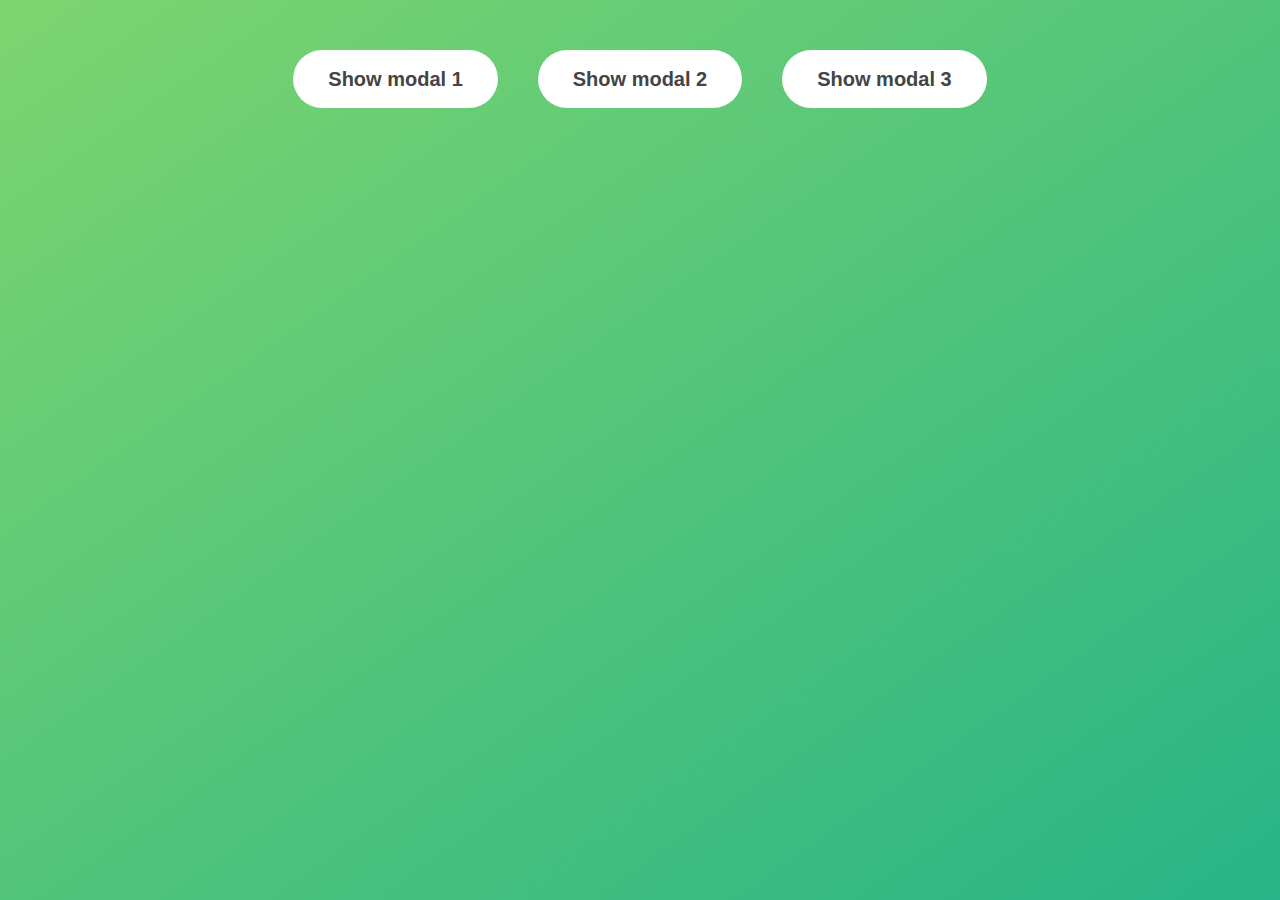
<file: 03.Dom_Manipulation/Model-window/index.html>
<!DOCTYPE html>
<html lang="en">
  <head>
    <meta charset="UTF-8" />
    <meta name="viewport" content="width=device-width, initial-scale=1.0" />
    <meta http-equiv="X-UA-Compatible" content="ie=edge" />
    <link rel="stylesheet" href="style.css" />
    <title>Modal window</title>
  </head>
  <body>
    <button class="show-modal">Show modal 1</button>
    <button class="show-modal">Show modal 2</button>
    <button class="show-modal">Show modal 3</button>

    <div class="modal hidden">
      <button class="close-modal">&times;</button>
      <h1>I'm a modal window 😍</h1>
      <p>
        Lorem ipsum dolor sit amet, consectetur adipisicing elit, sed do eiusmod
        tempor incididunt ut labore et dolore magna aliqua. Ut enim ad minim
        veniam, quis nostrud exercitation ullamco laboris nisi ut aliquip ex ea
        commodo consequat. Duis aute irure dolor in reprehenderit in voluptate
        velit esse cillum dolore eu fugiat nulla pariatur. Excepteur sint
        occaecat cupidatat non proident, sunt in culpa qui officia deserunt
        mollit anim id est laborum.
      </p>
    </div>
    <div class="overlay hidden"></div>

    <script src="script.js"></script>
  </body>
</html>
</file>
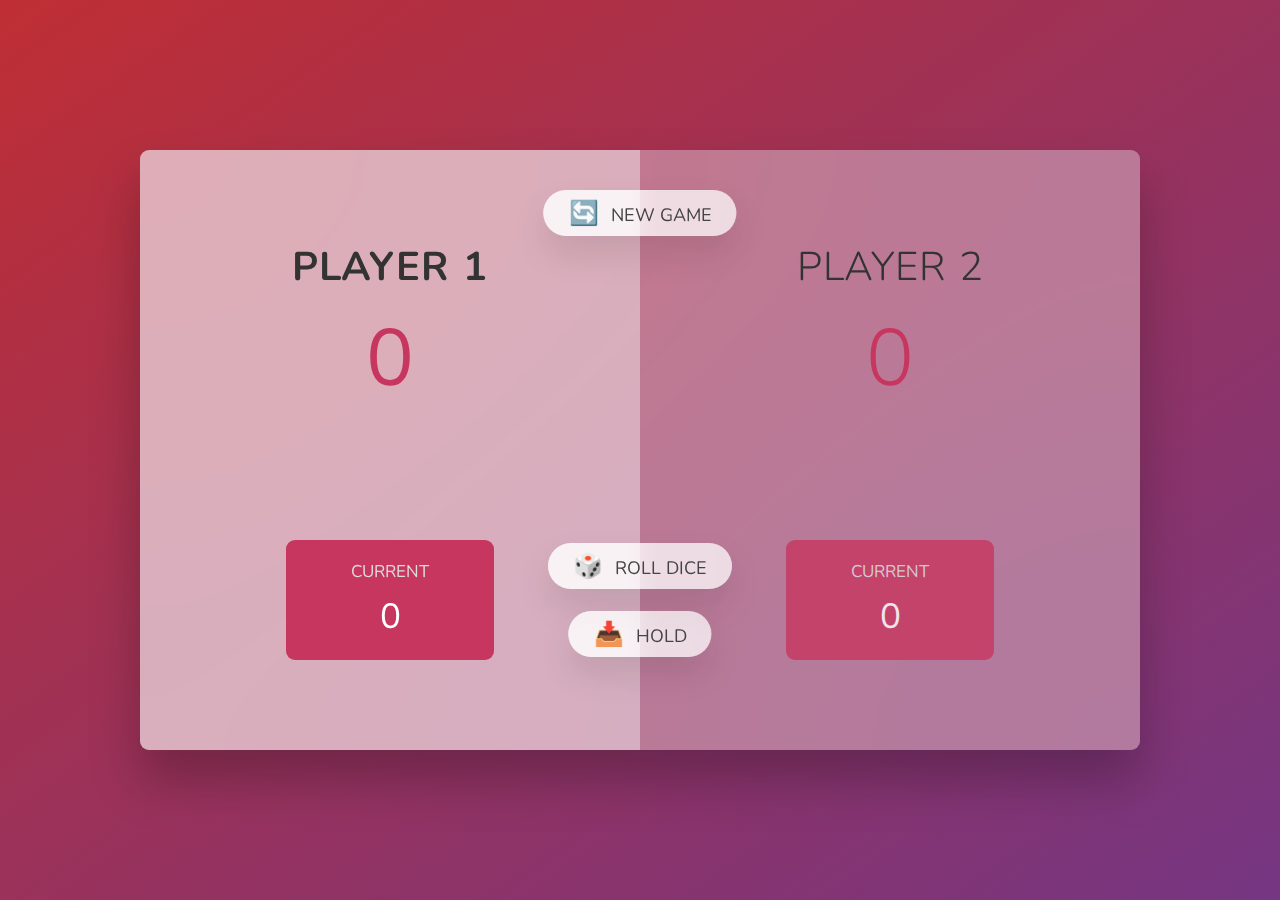
<file: 03.Dom_Manipulation/RollTheDice/index.html>
<!DOCTYPE html>
<html lang="en">
  <head>
    <meta charset="UTF-8" />
    <meta name="viewport" content="width=device-width, initial-scale=1.0" />
    <meta http-equiv="X-UA-Compatible" content="ie=edge" />
    <link rel="stylesheet" href="style.css" />
    <title>Roll The Dice</title>
  </head>
  <body>
    <main>
      <section class="player player--0 player--active">
        <h2 class="name" id="name--0">Player 1</h2>
        <p class="score" id="score--0">43</p>
        <div class="current">
          <p class="current-label">Current</p>
          <p class="current-score" id="current--0">0</p>
        </div>
      </section>
      <section class="player player--1">
        <h2 class="name" id="name--1">Player 2</h2>
        <p class="score" id="score--1">24</p>
        <div class="current">
          <p class="current-label">Current</p>
          <p class="current-score" id="current--1">0</p>
        </div>
      </section>

      <img src="dice-5.png" alt="Playing dice" class="dice" />
      <button class="btn btn--new">🔄 New game</button>
      <button class="btn btn--roll">🎲 Roll dice</button>
      <button class="btn btn--hold">📥 Hold</button>
    </main>
    <script src="script.js"></script>
  </body>
</html>
</file>
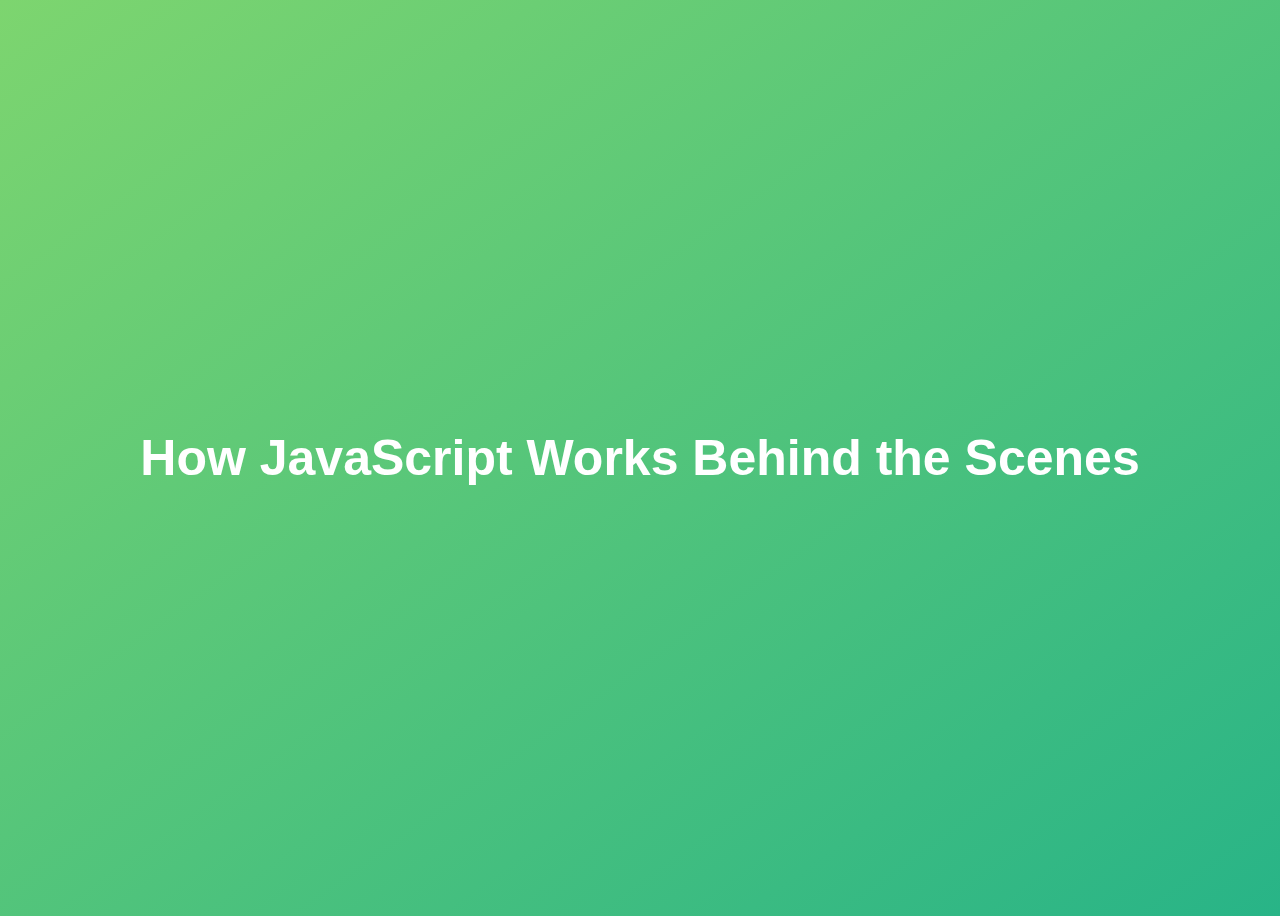
<file: 04.BehindTheScene/starter/index.html>
<!DOCTYPE html>
<html lang="en">
  <head>
    <meta charset="UTF-8" />
    <meta name="viewport" content="width=device-width, initial-scale=1.0" />
    <meta http-equiv="X-UA-Compatible" content="ie=edge" />
    <title>How JavaScript Works Behind the Scenes</title>
    <style>
      body {
        height: 100vh;
        display: flex;
        align-items: center;
        background: linear-gradient(to top left, #28b487, #7dd56f);
      }
      h1 {
        font-family: sans-serif;
        font-size: 50px;
        line-height: 1.3;
        width: 100%;
        padding: 30px;
        text-align: center;
        color: white;
      }
    </style>
  </head>
  <body>
    <h1>How JavaScript Works Behind the Scenes</h1>
    <script src="script.js"></script>
  </body>
</html>
</file>
<file: 07.WorkingWithArrays/style.css>
/*
 * Use this CSS to learn some intersting techniques,
 * in case you're wondering how I built the UI.
 * Have fun! 😁
 */

* {
  margin: 0;
  padding: 0;
  box-sizing: inherit;
}

html {
  font-size: 62.5%;
  box-sizing: border-box;
}

body {
  font-family: 'Poppins', sans-serif;
  color: #444;
  background-color: #f3f3f3;
  height: 100vh;
  padding: 2rem;
}

nav {
  display: flex;
  justify-content: space-between;
  align-items: center;
  padding: 0 2rem;
}

.welcome {
  font-size: 1.9rem;
  font-weight: 500;
}

.logo {
  height: 5.25rem;
}

.login {
  display: flex;
}

.login__input {
  border: none;
  padding: 0.5rem 2rem;
  font-size: 1.6rem;
  font-family: inherit;
  text-align: center;
  width: 12rem;
  border-radius: 10rem;
  margin-right: 1rem;
  color: inherit;
  border: 1px solid #fff;
  transition: all 0.3s;
}

.login__input:focus {
  outline: none;
  border: 1px solid #ccc;
}

.login__input::placeholder {
  color: #bbb;
}

.login__btn {
  border: none;
  background: none;
  font-size: 2.2rem;
  color: inherit;
  cursor: pointer;
  transition: all 0.3s;
}

.login__btn:hover,
.login__btn:focus,
.btn--sort:hover,
.btn--sort:focus {
  outline: none;
  color: #777;
}

/* MAIN */
.app {
  position: relative;
  max-width: 100rem;
  margin: 4rem auto;
  display: grid;
  grid-template-columns: 4fr 3fr;
  grid-template-rows: auto repeat(3, 15rem) auto;
  gap: 2rem;

  /* NOTE This creates the fade in/out anumation */
  opacity: 0;
  transition: all 1s;
}

.balance {
  grid-column: 1 / span 2;
  display: flex;
  align-items: flex-end;
  justify-content: space-between;
  margin-bottom: 2rem;
}

.balance__label {
  font-size: 2.2rem;
  font-weight: 500;
  margin-bottom: -0.2rem;
}

.balance__date {
  font-size: 1.4rem;
  color: #888;
}

.balance__value {
  font-size: 4.5rem;
  font-weight: 400;
}

/* MOVEMENTS */
.movements {
  grid-row: 2 / span 3;
  background-color: #fff;
  border-radius: 1rem;
  overflow: scroll;
}

.movements__row {
  padding: 2.25rem 4rem;
  display: flex;
  align-items: center;
  border-bottom: 1px solid #eee;
}

.movements__type {
  font-size: 1.1rem;
  text-transform: uppercase;
  font-weight: 500;
  color: #fff;
  padding: 0.1rem 1rem;
  border-radius: 10rem;
  margin-right: 2rem;
}

.movements__date {
  font-size: 1.1rem;
  text-transform: uppercase;
  font-weight: 500;
  color: #666;
}

.movements__type--deposit {
  background-image: linear-gradient(to top left, #39b385, #9be15d);
}

.movements__type--withdrawal {
  background-image: linear-gradient(to top left, #e52a5a, #ff585f);
}

.movements__value {
  font-size: 1.7rem;
  margin-left: auto;
}

/* SUMMARY */
.summary {
  grid-row: 5 / 6;
  display: flex;
  align-items: baseline;
  padding: 0 0.3rem;
  margin-top: 1rem;
}

.summary__label {
  font-size: 1.2rem;
  font-weight: 500;
  text-transform: uppercase;
  margin-right: 0.8rem;
}

.summary__value {
  font-size: 2.2rem;
  margin-right: 2.5rem;
}

.summary__value--in,
.summary__value--interest {
  color: #66c873;
}

.summary__value--out {
  color: #f5465d;
}

.btn--sort {
  margin-left: auto;
  border: none;
  background: none;
  font-size: 1.3rem;
  font-weight: 500;
  cursor: pointer;
}

/* OPERATIONS */
.operation {
  border-radius: 1rem;
  padding: 3rem 4rem;
  color: #333;
}

.operation--transfer {
  background-image: linear-gradient(to top left, #ffb003, #ffcb03);
}

.operation--loan {
  background-image: linear-gradient(to top left, #39b385, #9be15d);
}

.operation--close {
  background-image: linear-gradient(to top left, #e52a5a, #ff585f);
}

h2 {
  margin-bottom: 1.5rem;
  font-size: 1.7rem;
  font-weight: 600;
  color: #333;
}

.form {
  display: grid;
  grid-template-columns: 2.5fr 2.5fr 1fr;
  grid-template-rows: auto auto;
  gap: 0.4rem 1rem;
}

/* Exceptions for interst */
.form.form--loan {
  grid-template-columns: 2.5fr 1fr 2.5fr;
}
.form__label--loan {
  grid-row: 2;
}
/* End exceptions */

.form__input {
  width: 100%;
  border: none;
  background-color: rgba(255, 255, 255, 0.4);
  font-family: inherit;
  font-size: 1.5rem;
  text-align: center;
  color: #333;
  padding: 0.3rem 1rem;
  border-radius: 0.7rem;
  transition: all 0.3s;
}

.form__input:focus {
  outline: none;
  background-color: rgba(255, 255, 255, 0.6);
}

.form__label {
  font-size: 1.3rem;
  text-align: center;
}

.form__btn {
  border: none;
  border-radius: 0.7rem;
  font-size: 1.8rem;
  background-color: #fff;
  cursor: pointer;
  transition: all 0.3s;
}

.form__btn:focus {
  outline: none;
  background-color: rgba(255, 255, 255, 0.8);
}

.logout-timer {
  padding: 0 0.3rem;
  margin-top: 1.9rem;
  text-align: right;
  font-size: 1.25rem;
}

.timer {
  font-weight: 600;
}
</file>
<file: 08.Number_and_Dates_Timers/style.css>
/*
 * Use this CSS to learn some intersting techniques,
 * in case you're wondering how I built the UI.
 * Have fun! 😁
 */

* {
  margin: 0;
  padding: 0;
  box-sizing: inherit;
}

html {
  font-size: 62.5%;
  box-sizing: border-box;
}

body {
  font-family: 'Poppins', sans-serif;
  color: #444;
  background-color: #f3f3f3;
  height: 100vh;
  padding: 2rem;
}

nav {
  display: flex;
  justify-content: space-between;
  align-items: center;
  padding: 0 2rem;
}

.welcome {
  font-size: 1.9rem;
  font-weight: 500;
}

.logo {
  height: 5.25rem;
}

.login {
  display: flex;
}

.login__input {
  border: none;
  padding: 0.5rem 2rem;
  font-size: 1.6rem;
  font-family: inherit;
  text-align: center;
  width: 12rem;
  border-radius: 10rem;
  margin-right: 1rem;
  color: inherit;
  border: 1px solid #fff;
  transition: all 0.3s;
}

.login__input:focus {
  outline: none;
  border: 1px solid #ccc;
}

.login__input::placeholder {
  color: #bbb;
}

.login__btn {
  border: none;
  background: none;
  font-size: 2.2rem;
  color: inherit;
  cursor: pointer;
  transition: all 0.3s;
}

.login__btn:hover,
.login__btn:focus,
.btn--sort:hover,
.btn--sort:focus {
  outline: none;
  color: #777;
}

/* MAIN */
.app {
  position: relative;
  max-width: 100rem;
  margin: 4rem auto;
  display: grid;
  grid-template-columns: 4fr 3fr;
  grid-template-rows: auto repeat(3, 15rem) auto;
  gap: 2rem;

  /* NOTE This creates the fade in/out anumation */
  opacity: 0;
  transition: all 1s;
}

.balance {
  grid-column: 1 / span 2;
  display: flex;
  align-items: flex-end;
  justify-content: space-between;
  margin-bottom: 2rem;
}

.balance__label {
  font-size: 2.2rem;
  font-weight: 500;
  margin-bottom: -0.2rem;
}

.balance__date {
  font-size: 1.4rem;
  color: #888;
}

.balance__value {
  font-size: 4.5rem;
  font-weight: 400;
}

/* MOVEMENTS */
.movements {
  grid-row: 2 / span 3;
  background-color: #fff;
  border-radius: 1rem;
  overflow: scroll;
}

.movements__row {
  padding: 2.25rem 4rem;
  display: flex;
  align-items: center;
  border-bottom: 1px solid #eee;
}

.movements__type {
  font-size: 1.1rem;
  text-transform: uppercase;
  font-weight: 500;
  color: #fff;
  padding: 0.1rem 1rem;
  border-radius: 10rem;
  margin-right: 2rem;
}

.movements__date {
  font-size: 1.1rem;
  text-transform: uppercase;
  font-weight: 500;
  color: #666;
}

.movements__type--deposit {
  background-image: linear-gradient(to top left, #39b385, #9be15d);
}

.movements__type--withdrawal {
  background-image: linear-gradient(to top left, #e52a5a, #ff585f);
}

.movements__value {
  font-size: 1.7rem;
  margin-left: auto;
}

/* SUMMARY */
.summary {
  grid-row: 5 / 6;
  display: flex;
  align-items: baseline;
  padding: 0 0.3rem;
  margin-top: 1rem;
}

.summary__label {
  font-size: 1.2rem;
  font-weight: 500;
  text-transform: uppercase;
  margin-right: 0.8rem;
}

.summary__value {
  font-size: 2.2rem;
  margin-right: 2.5rem;
}

.summary__value--in,
.summary__value--interest {
  color: #66c873;
}

.summary__value--out {
  color: #f5465d;
}

.btn--sort {
  margin-left: auto;
  border: none;
  background: none;
  font-size: 1.3rem;
  font-weight: 500;
  cursor: pointer;
}

/* OPERATIONS */
.operation {
  border-radius: 1rem;
  padding: 3rem 4rem;
  color: #333;
}

.operation--transfer {
  background-image: linear-gradient(to top left, #ffb003, #ffcb03);
}

.operation--loan {
  background-image: linear-gradient(to top left, #39b385, #9be15d);
}

.operation--close {
  background-image: linear-gradient(to top left, #e52a5a, #ff585f);
}

h2 {
  margin-bottom: 1.5rem;
  font-size: 1.7rem;
  font-weight: 600;
  color: #333;
}

.form {
  display: grid;
  grid-template-columns: 2.5fr 2.5fr 1fr;
  grid-template-rows: auto auto;
  gap: 0.4rem 1rem;
}

/* Exceptions for interst */
.form.form--loan {
  grid-template-columns: 2.5fr 1fr 2.5fr;
}
.form__label--loan {
  grid-row: 2;
}
/* End exceptions */

.form__input {
  width: 100%;
  border: none;
  background-color: rgba(255, 255, 255, 0.4);
  font-family: inherit;
  font-size: 1.5rem;
  text-align: center;
  color: #333;
  padding: 0.3rem 1rem;
  border-radius: 0.7rem;
  transition: all 0.3s;
}

.form__input:focus {
  outline: none;
  background-color: rgba(255, 255, 255, 0.6);
}

.form__label {
  font-size: 1.3rem;
  text-align: center;
}

.form__btn {
  border: none;
  border-radius: 0.7rem;
  font-size: 1.8rem;
  background-color: #fff;
  cursor: pointer;
  transition: all 0.3s;
}

.form__btn:focus {
  outline: none;
  background-color: rgba(255, 255, 255, 0.8);
}

.logout-timer {
  padding: 0 0.3rem;
  margin-top: 1.9rem;
  text-align: right;
  font-size: 1.25rem;
}

.timer {
  font-weight: 600;
}
</file>
<file: 09.Advance_DOM_Bankist/style.css>
/* The page is NOT responsive. You can implement responsiveness yourself if you wanna have some fun 😃 */

:root {
  --color-primary: #5ec576;
  --color-secondary: #ffcb03;
  --color-tertiary: #ff585f;
  --color-primary-darker: #4bbb7d;
  --color-secondary-darker: #ffbb00;
  --color-tertiary-darker: #fd424b;
  --color-primary-opacity: #5ec5763a;
  --color-secondary-opacity: #ffcd0331;
  --color-tertiary-opacity: #ff58602d;
  --gradient-primary: linear-gradient(to top left, #39b385, #9be15d);
  --gradient-secondary: linear-gradient(to top left, #ffb003, #ffcb03);
}

* {
  margin: 0;
  padding: 0;
  box-sizing: inherit;
}

html {
  font-size: 62.5%;
  box-sizing: border-box;
}

body {
  font-family: 'Poppins', sans-serif;
  font-weight: 300;
  color: #444;
  line-height: 1.9;
  background-color: #f3f3f3;
}

/* GENERAL ELEMENTS */
.section {
  padding: 15rem 3rem;
  border-top: 1px solid #ddd;

  transition: transform 1s, opacity 1s;
}

.section--hidden {
  opacity: 0;
  transform: translateY(8rem);
}

.section__title {
  max-width: 80rem;
  margin: 0 auto 8rem auto;
}

.section__description {
  font-size: 1.8rem;
  font-weight: 600;
  text-transform: uppercase;
  color: var(--color-primary);
  margin-bottom: 1rem;
}

.section__header {
  font-size: 4rem;
  line-height: 1.3;
  font-weight: 500;
}

.btn {
  display: inline-block;
  background-color: var(--color-primary);
  font-size: 1.6rem;
  font-family: inherit;
  font-weight: 500;
  border: none;
  padding: 1.25rem 4.5rem;
  border-radius: 10rem;
  cursor: pointer;
  transition: all 0.3s;
}

.btn:hover {
  background-color: var(--color-primary-darker);
}

.btn--text {
  display: inline-block;
  background: none;
  font-size: 1.7rem;
  font-family: inherit;
  font-weight: 500;
  color: var(--color-primary);
  border: none;
  border-bottom: 1px solid currentColor;
  padding-bottom: 2px;
  cursor: pointer;
  transition: all 0.3s;
}

p {
  color: #666;
}

/* This is BAD for accessibility! Don't do in the real world! */
button:focus {
  outline: none;
}

img {
  transition: filter 0.5s;
}

.lazy-img {
  filter: blur(20px);
}

/* NAVIGATION */
.nav {
  display: flex;
  justify-content: space-between;
  align-items: center;
  height: 9rem;
  width: 100%;
  padding: 0 6rem;
  z-index: 100;
}

/* nav and stickly class at the same time */
.nav.sticky {
  position: fixed;
  background-color: rgba(255, 255, 255, 0.95);
}

.nav__logo {
  height: 4.5rem;
  transition: all 0.3s;
}

.nav__links {
  display: flex;
  align-items: center;
  list-style: none;
}

.nav__item {
  margin-left: 4rem;
}

.nav__link:link,
.nav__link:visited {
  font-size: 1.7rem;
  font-weight: 400;
  color: inherit;
  text-decoration: none;
  display: block;
  transition: all 0.3s;
}

.nav__link--btn:link,
.nav__link--btn:visited {
  padding: 0.8rem 2.5rem;
  border-radius: 3rem;
  background-color: var(--color-primary);
  color: #222;
}

.nav__link--btn:hover,
.nav__link--btn:active {
  color: inherit;
  background-color: var(--color-primary-darker);
  color: #333;
}

/* HEADER */
.header {
  padding: 0 3rem;
  height: 100vh;
  display: flex;
  flex-direction: column;
  align-items: center;
}

.header__title {
  flex: 1;

  max-width: 115rem;
  display: grid;
  grid-template-columns: 3fr 2fr;
  row-gap: 3rem;
  align-content: center;
  justify-content: center;

  align-items: start;
  justify-items: start;
}

h1 {
  font-size: 5.5rem;
  line-height: 1.35;
}

h4 {
  font-size: 2.4rem;
  font-weight: 500;
}

.header__img {
  width: 100%;
  grid-column: 2 / 3;
  grid-row: 1 / span 4;
  transform: translateY(-6rem);
}

.highlight {
  position: relative;
}

.highlight::after {
  display: block;
  content: '';
  position: absolute;
  bottom: 0;
  left: 0;
  height: 100%;
  width: 100%;
  z-index: -1;
  opacity: 0.7;
  transform: scale(1.07, 1.05) skewX(-15deg);
  background-image: var(--gradient-primary);
}

/* FEATURES */
.features {
  display: grid;
  grid-template-columns: 1fr 1fr;
  gap: 4rem;
  margin: 0 12rem;
}

.features__img {
  width: 100%;
}

.features__feature {
  align-self: center;
  justify-self: center;
  width: 70%;
  font-size: 1.5rem;
}

.features__icon {
  display: flex;
  align-items: center;
  justify-content: center;
  background-color: var(--color-primary-opacity);
  height: 5.5rem;
  width: 5.5rem;
  border-radius: 50%;
  margin-bottom: 2rem;
}

.features__icon svg {
  height: 2.5rem;
  width: 2.5rem;
  fill: var(--color-primary);
}

.features__header {
  font-size: 2rem;
  margin-bottom: 1rem;
}

/* OPERATIONS */
.operations {
  max-width: 100rem;
  margin: 12rem auto 0 auto;

  background-color: #fff;
}

.operations__tab-container {
  display: flex;
  justify-content: center;
}

.operations__tab {
  margin-right: 2.5rem;
  transform: translateY(-50%);
}

.operations__tab span {
  margin-right: 1rem;
  font-weight: 600;
  display: inline-block;
}

.operations__tab--1 {
  background-color: var(--color-secondary);
}

.operations__tab--1:hover {
  background-color: var(--color-secondary-darker);
}

.operations__tab--3 {
  background-color: var(--color-tertiary);
  margin: 0;
}

.operations__tab--3:hover {
  background-color: var(--color-tertiary-darker);
}

.operations__tab--active {
  transform: translateY(-66%);
}

.operations__content {
  display: none;

  /* JUST PRESENTATIONAL */
  font-size: 1.7rem;
  padding: 2.5rem 7rem 6.5rem 7rem;
}

.operations__content--active {
  display: grid;
  grid-template-columns: 7rem 1fr;
  column-gap: 3rem;
  row-gap: 0.5rem;
}

.operations__header {
  font-size: 2.25rem;
  font-weight: 500;
  align-self: center;
}

.operations__icon {
  display: flex;
  align-items: center;
  justify-content: center;
  height: 7rem;
  width: 7rem;
  border-radius: 50%;
}

.operations__icon svg {
  height: 2.75rem;
  width: 2.75rem;
}

.operations__content p {
  grid-column: 2;
}

.operations__icon--1 {
  background-color: var(--color-secondary-opacity);
}
.operations__icon--2 {
  background-color: var(--color-primary-opacity);
}
.operations__icon--3 {
  background-color: var(--color-tertiary-opacity);
}
.operations__icon--1 svg {
  fill: var(--color-secondary-darker);
}
.operations__icon--2 svg {
  fill: var(--color-primary);
}
.operations__icon--3 svg {
  fill: var(--color-tertiary);
}

/* SLIDER */
.slider {
  max-width: 100rem;
  height: 50rem;
  margin: 0 auto;
  position: relative;

  /* IN THE END */
  overflow: hidden;
}

.slide {
  position: absolute;
  top: 0;
  width: 100%;
  height: 50rem;

  display: flex;
  align-items: center;
  justify-content: center;

  /* THIS creates the animation! */
  transition: transform 1s;
}

.slide > img {
  /* Only for images that have different size than slide */
  width: 100%;
  height: 100%;
  object-fit: cover;
}

.slider__btn {
  position: absolute;
  top: 50%;
  z-index: 10;

  border: none;
  background: rgba(255, 255, 255, 0.7);
  font-family: inherit;
  color: #333;
  border-radius: 50%;
  height: 5.5rem;
  width: 5.5rem;
  font-size: 3.25rem;
  cursor: pointer;
}

.slider__btn--left {
  left: 6%;
  transform: translate(-50%, -50%);
}

.slider__btn--right {
  right: 6%;
  transform: translate(50%, -50%);
}

.dots {
  position: absolute;
  bottom: 5%;
  left: 50%;
  transform: translateX(-50%);
  display: flex;
}

.dots__dot {
  border: none;
  background-color: #b9b9b9;
  opacity: 0.7;
  height: 1rem;
  width: 1rem;
  border-radius: 50%;
  margin-right: 1.75rem;
  cursor: pointer;
  transition: all 0.5s;

  /* Only necessary when overlying images */
  /* box-shadow: 0 0.6rem 1.5rem rgba(0, 0, 0, 0.7); */
}

.dots__dot:last-child {
  margin: 0;
}

.dots__dot--active {
  /* background-color: #fff; */
  background-color: #888;
  opacity: 1;
}

/* TESTIMONIALS */
.testimonial {
  width: 65%;
  position: relative;
}

.testimonial::before {
  content: '\201C';
  position: absolute;
  top: -5.7rem;
  left: -6.8rem;
  line-height: 1;
  font-size: 20rem;
  font-family: inherit;
  color: var(--color-primary);
  z-index: -1;
}

.testimonial__header {
  font-size: 2.25rem;
  font-weight: 500;
  margin-bottom: 1.5rem;
}

.testimonial__text {
  font-size: 1.7rem;
  margin-bottom: 3.5rem;
  color: #666;
}

.testimonial__author {
  margin-left: 3rem;
  font-style: normal;

  display: grid;
  grid-template-columns: 6.5rem 1fr;
  column-gap: 2rem;
}

.testimonial__photo {
  grid-row: 1 / span 2;
  width: 6.5rem;
  border-radius: 50%;
}

.testimonial__name {
  font-size: 1.7rem;
  font-weight: 500;
  align-self: end;
  margin: 0;
}

.testimonial__location {
  font-size: 1.5rem;
}

.section__title--testimonials {
  margin-bottom: 4rem;
}

/* SIGNUP */
.section--sign-up {
  background-color: #37383d;
  border-top: none;
  border-bottom: 1px solid #444;
  text-align: center;
  padding: 10rem 3rem;
}

.section--sign-up .section__header {
  color: #fff;
  text-align: center;
}

.section--sign-up .section__title {
  margin-bottom: 6rem;
}

.section--sign-up .btn {
  font-size: 1.9rem;
  padding: 2rem 5rem;
}

/* FOOTER */
.footer {
  padding: 10rem 3rem;
  background-color: #37383d;
}

.footer__nav {
  list-style: none;
  display: flex;
  justify-content: center;
  margin-bottom: 5rem;
}

.footer__item {
  margin-right: 4rem;
}

.footer__link {
  font-size: 1.6rem;
  color: #eee;
  text-decoration: none;
}

.footer__logo {
  height: 5rem;
  display: block;
  margin: 0 auto;
  margin-bottom: 5rem;
}

.footer__copyright {
  font-size: 1.4rem;
  color: #aaa;
  text-align: center;
}

.footer__copyright .footer__link {
  font-size: 1.4rem;
}

/* MODAL WINDOW */
.modal {
  position: fixed;
  top: 50%;
  left: 50%;
  transform: translate(-50%, -50%);
  max-width: 60rem;
  background-color: #f3f3f3;
  padding: 5rem 6rem;
  box-shadow: 0 4rem 6rem rgba(0, 0, 0, 0.3);
  z-index: 1000;
  transition: all 0.5s;
}

.overlay {
  position: fixed;
  top: 0;
  left: 0;
  width: 100%;
  height: 100%;
  background-color: rgba(0, 0, 0, 0.5);
  backdrop-filter: blur(4px);
  z-index: 100;
  transition: all 0.5s;
}

.modal__header {
  font-size: 3.25rem;
  margin-bottom: 4.5rem;
  line-height: 1.5;
}

.modal__form {
  margin: 0 3rem;
  display: grid;
  grid-template-columns: 1fr 2fr;
  align-items: center;
  gap: 2.5rem;
}

.modal__form label {
  font-size: 1.7rem;
  font-weight: 500;
}

.modal__form input {
  font-size: 1.7rem;
  padding: 1rem 1.5rem;
  border: 1px solid #ddd;
  border-radius: 0.5rem;
}

.modal__form button {
  grid-column: 1 / span 2;
  justify-self: center;
  margin-top: 1rem;
}

.btn--close-modal {
  font-family: inherit;
  color: inherit;
  position: absolute;
  top: 0.5rem;
  right: 2rem;
  font-size: 4rem;
  cursor: pointer;
  border: none;
  background: none;
}

.hidden {
  visibility: hidden;
  opacity: 0;
}

/* COOKIE MESSAGE */
.cookie-message {
  display: flex;
  align-items: center;
  justify-content: space-evenly;
  width: 100%;
  background-color: white;
  color: #bbb;
  font-size: 1.5rem;
  font-weight: 400;
}
</file>
<file: 03.Dom_Manipulation/GuessMyNumber/style.css>
@import url('https://fonts.googleapis.com/css?family=Press+Start+2P&display=swap');

* {
  margin: 0;
  padding: 0;
  box-sizing: inherit;
}

html {
  font-size: 62.5%;
  box-sizing: border-box;
}

body {
  font-family: 'Press Start 2P', sans-serif;
  color: #eee;
  background-color: #222;
  /* background-color: #60b347; */
}

/* LAYOUT */
header {
  position: relative;
  height: 35vh;
  border-bottom: 7px solid #eee;
}

main {
  height: 65vh;
  color: #eee;
  display: flex;
  align-items: center;
  justify-content: space-around;
}
.left {
  width: 52rem;
  display: flex;
  flex-direction: column;
  align-items: center;
}

.right {
  width: 52rem;
  font-size: 2rem;
}

/* ELEMENTS STYLE */
h1 {
  font-size: 4rem;
  text-align: center;
  position: absolute;
  width: 100%;
  top: 52%;
  left: 50%;
  transform: translate(-50%, -50%);
}

.number {
  background: #eee;
  color: #333;
  font-size: 6rem;
  width: 15rem;
  padding: 3rem 0rem;
  text-align: center;
  position: absolute;
  bottom: 0;
  left: 50%;
  transform: translate(-50%, 50%);
}

.between {
  font-size: 1.4rem;
  position: absolute;
  top: 2rem;
  right: 2rem;
}

.again {
  position: absolute;
  top: 2rem;
  left: 2rem;
}

.guess {
  background: none;
  border: 4px solid #eee;
  font-family: inherit;
  color: inherit;
  font-size: 5rem;
  padding: 2.5rem;
  width: 25rem;
  text-align: center;
  display: block;
  margin-bottom: 3rem;
}

.btn {
  border: none;
  background-color: #eee;
  color: #222;
  font-size: 2rem;
  font-family: inherit;
  padding: 2rem 3rem;
  cursor: pointer;
}

.btn:hover {
  background-color: #ccc;
}

.message {
  margin-bottom: 8rem;
  height: 3rem;
}

.label-score {
  margin-bottom: 2rem;
}
/* =========Media Query for smaller Devices */
@media (max-width: 32rem) {
  html {
    font-size: 50%;
  }
  h1 {
    font-size: 3rem;
    width: 100%;
  }
  .section-left {
    margin-right: 3rem;
  }
}
@media (max-width: 26rem) {
  html {
    font-size: 42%;
  }
  h1 {
    font-size: 3rem;
    width: 100%;
  }
  .section-left {
    margin-right: 3rem;
  }
}
</file>
<file: 03.Dom_Manipulation/Model-window/style.css>
* {
  margin: 0;
  padding: 0;
  box-sizing: inherit;
}

html {
  font-size: 62.5%;
  box-sizing: border-box;
}

body {
  font-family: sans-serif;
  color: #333;
  line-height: 1.5;
  height: 100vh;
  position: relative;
  display: flex;
  align-items: flex-start;
  justify-content: center;
  background: linear-gradient(to top left, #28b487, #7dd56f);
}

.show-modal {
  font-size: 2rem;
  font-weight: 600;
  padding: 1.75rem 3.5rem;
  margin: 5rem 2rem;
  border: none;
  background-color: #fff;
  color: #444;
  border-radius: 10rem;
  cursor: pointer;
}

.close-modal {
  position: absolute;
  top: 1.2rem;
  right: 2rem;
  font-size: 5rem;
  color: #333;
  cursor: pointer;
  border: none;
  background: none;
}

h1 {
  font-size: 2.5rem;
  margin-bottom: 2rem;
}

p {
  font-size: 1.8rem;
}

/* -------------------------- */
/* CLASSES TO MAKE MODAL WORK */
.hidden {
  display: none;
}

.modal {
  position: absolute;
  top: 50%;
  left: 50%;
  transform: translate(-50%, -50%);
  width: 70%;

  background-color: white;
  padding: 6rem;
  border-radius: 5px;
  box-shadow: 0 3rem 5rem rgba(0, 0, 0, 0.3);
  z-index: 10;
}

.overlay {
  position: absolute;
  top: 0;
  left: 0;
  width: 100%;
  height: 100%;
  background-color: rgba(0, 0, 0, 0.6);
  backdrop-filter: blur(3px);
  z-index: 5;
}
</file>
<file: 03.Dom_Manipulation/RollTheDice/style.css>
@import url('https://fonts.googleapis.com/css2?family=Nunito&display=swap');

* {
  margin: 0;
  padding: 0;
  box-sizing: inherit;
}

html {
  font-size: 62.5%;
  box-sizing: border-box;
}

body {
  font-family: 'Nunito', sans-serif;
  font-weight: 400;
  height: 100vh;
  color: #333;
  background-image: linear-gradient(to top left, #753682 0%, #bf2e34 100%);
  display: flex;
  align-items: center;
  justify-content: center;
}

/* LAYOUT */
main {
  position: relative;
  width: 100rem;
  height: 60rem;
  background-color: rgba(255, 255, 255, 0.35);
  backdrop-filter: blur(200px);
  filter: blur();
  box-shadow: 0 3rem 5rem rgba(0, 0, 0, 0.25);
  border-radius: 9px;
  overflow: hidden;
  display: flex;
}

.player {
  flex: 50%;
  padding: 9rem;
  display: flex;
  flex-direction: column;
  align-items: center;
  transition: all 0.75s;
}

/* ELEMENTS */
.name {
  position: relative;
  font-size: 4rem;
  text-transform: uppercase;
  letter-spacing: 1px;
  word-spacing: 2px;
  font-weight: 300;
  margin-bottom: 1rem;
}

.score {
  font-size: 8rem;
  font-weight: 300;
  color: #c7365f;
  margin-bottom: auto;
}

.player--active {
  background-color: rgba(255, 255, 255, 0.4);
}
.player--active .name {
  font-weight: 700;
}
.player--active .score {
  font-weight: 400;
}

.player--active .current {
  opacity: 1;
}

.current {
  background-color: #c7365f;
  opacity: 0.8;
  border-radius: 9px;
  color: #fff;
  width: 65%;
  padding: 2rem;
  text-align: center;
  transition: all 0.75s;
}

.current-label {
  text-transform: uppercase;
  margin-bottom: 1rem;
  font-size: 1.7rem;
  color: #ddd;
}

.current-score {
  font-size: 3.5rem;
}

/* ABSOLUTE POSITIONED ELEMENTS */
.btn {
  position: absolute;
  left: 50%;
  transform: translateX(-50%);
  color: #444;
  background: none;
  border: none;
  font-family: inherit;
  font-size: 1.8rem;
  text-transform: uppercase;
  cursor: pointer;
  font-weight: 400;
  transition: all 0.2s;

  background-color: white;
  background-color: rgba(255, 255, 255, 0.6);
  backdrop-filter: blur(10px);

  padding: 0.7rem 2.5rem;
  border-radius: 50rem;
  box-shadow: 0 1.75rem 3.5rem rgba(0, 0, 0, 0.1);
}

.btn::first-letter {
  font-size: 2.4rem;
  display: inline-block;
  margin-right: 0.7rem;
}

.btn--new {
  top: 4rem;
  transition: 1s ease all;
}
.btn--roll {
  top: 39.3rem;
}
.btn--hold {
  top: 46.1rem;
}

.btn:active {
  transform: translate(-50%, 3px);
  box-shadow: 0 1rem 2rem rgba(0, 0, 0, 0.15);
}

.btn:focus {
  outline: none;
}

.dice {
  position: absolute;
  left: 50%;
  top: 16.5rem;
  transform: translateX(-50%);
  height: 10rem;
  box-shadow: 0 2rem 5rem rgba(0, 0, 0, 0.2);
}

.player--winner {
  background-color: #2f2f2f;
}

.player--winner .name {
  font-weight: 700;
  color: #c7365f;
}
.hidden {
  display: none;
}

/* Media Queries for Mobile View */
@media only screen and (max-width: 768px) {
  html {
    font-size: 50%;
  }

  main {
    width: 90%;
    height: auto;
  }

  .player {
    flex: 100%;
    padding: 2rem;
  }

  .name {
    font-size: 2rem;
  }

  .score {
    font-size: 4rem;
  }

  .current {
    width: 80%;
    padding: 1rem;
  }

  .current-label {
    font-size: 1.2rem;
  }

  .current-score {
    font-size: 2rem;
  }

  .btn {
    font-size: 1rem;
    padding: 0.5rem 1rem;
  }

  .btn--new {
    top: 1rem;
  }

  .btn--roll {
    top: 18.3rem;
  }

  .btn--hold {
    top: 23.1rem;
  }

  .dice {
    top: 7.5rem;
    height: 4rem;
  }

  body::after {
    content: 'View in Desktop Mode for the best experience!';
    position: absolute;
    top: 50%;
    left: 50%;
    transform: translate(-50%, -50%);
    font-size: 1rem;
    color: #fff;
    font-weight: 500;
    text-align: center;
  }
}
</file>
